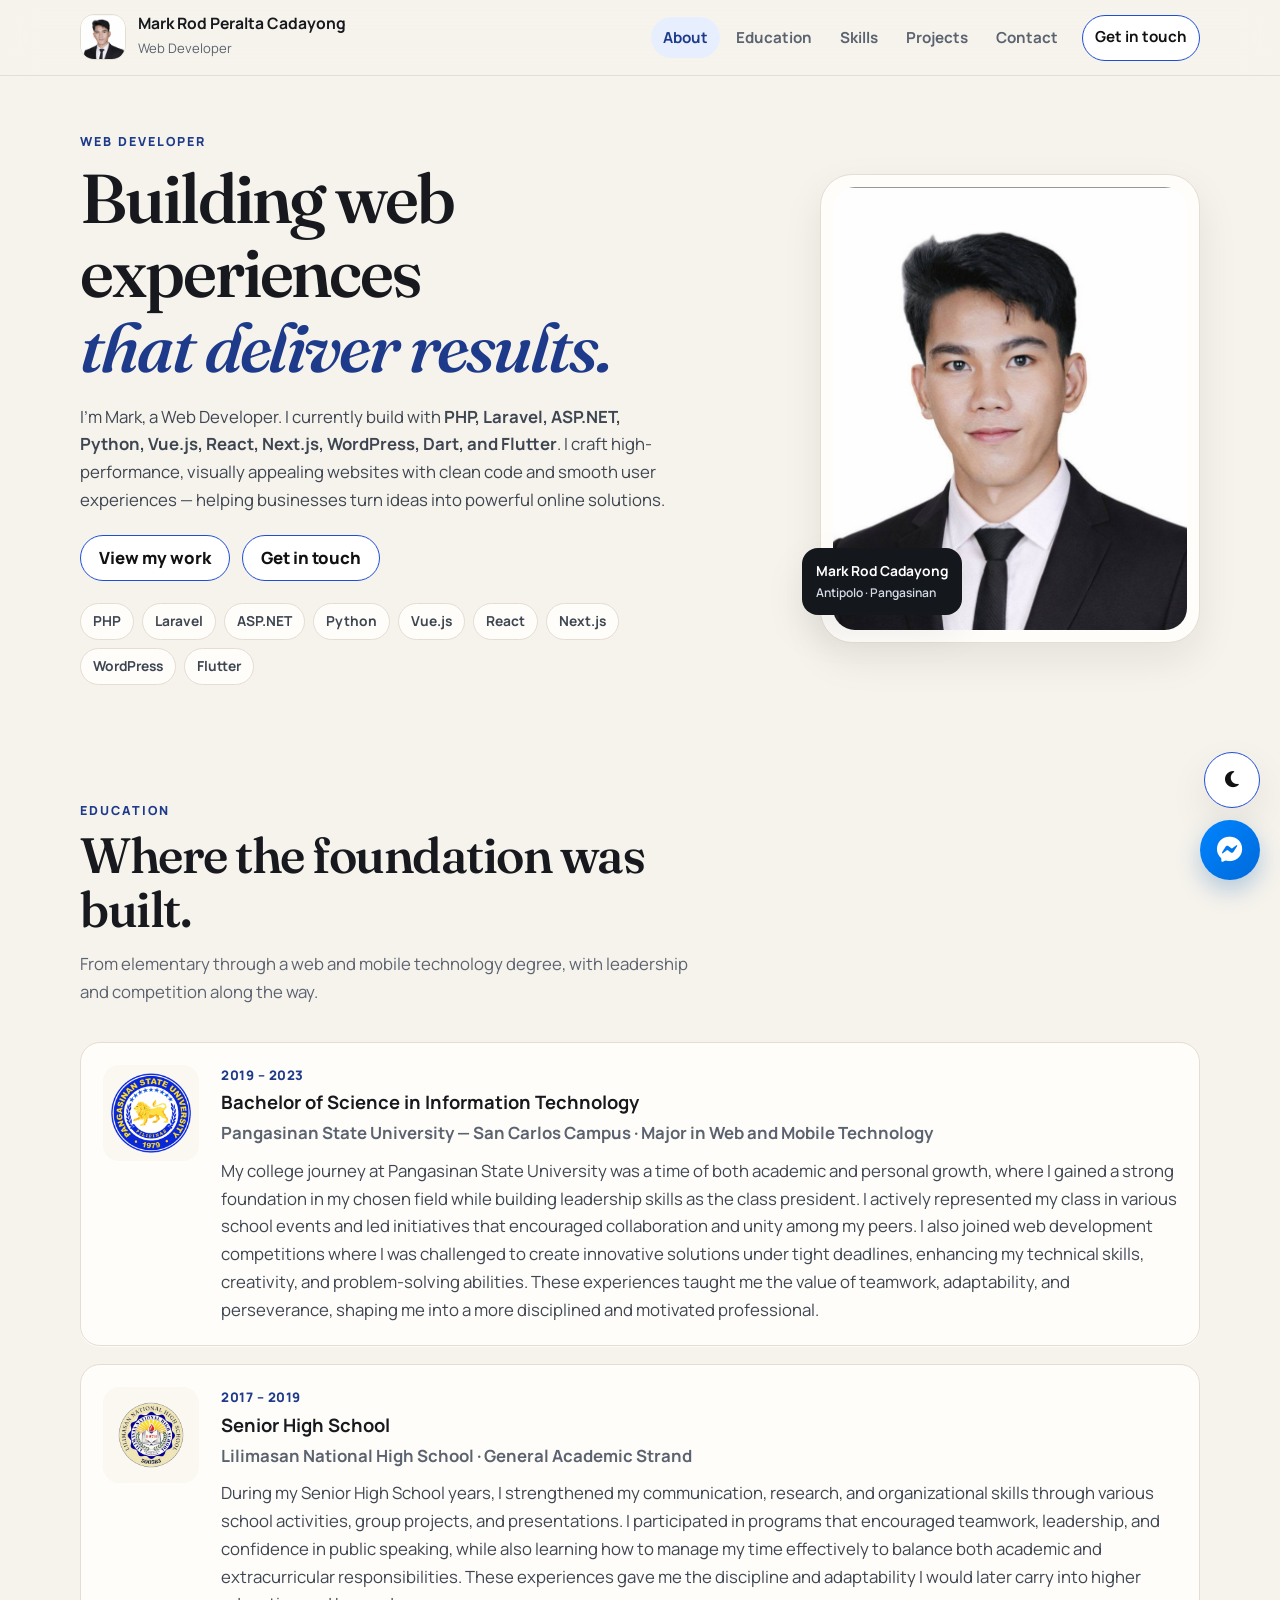
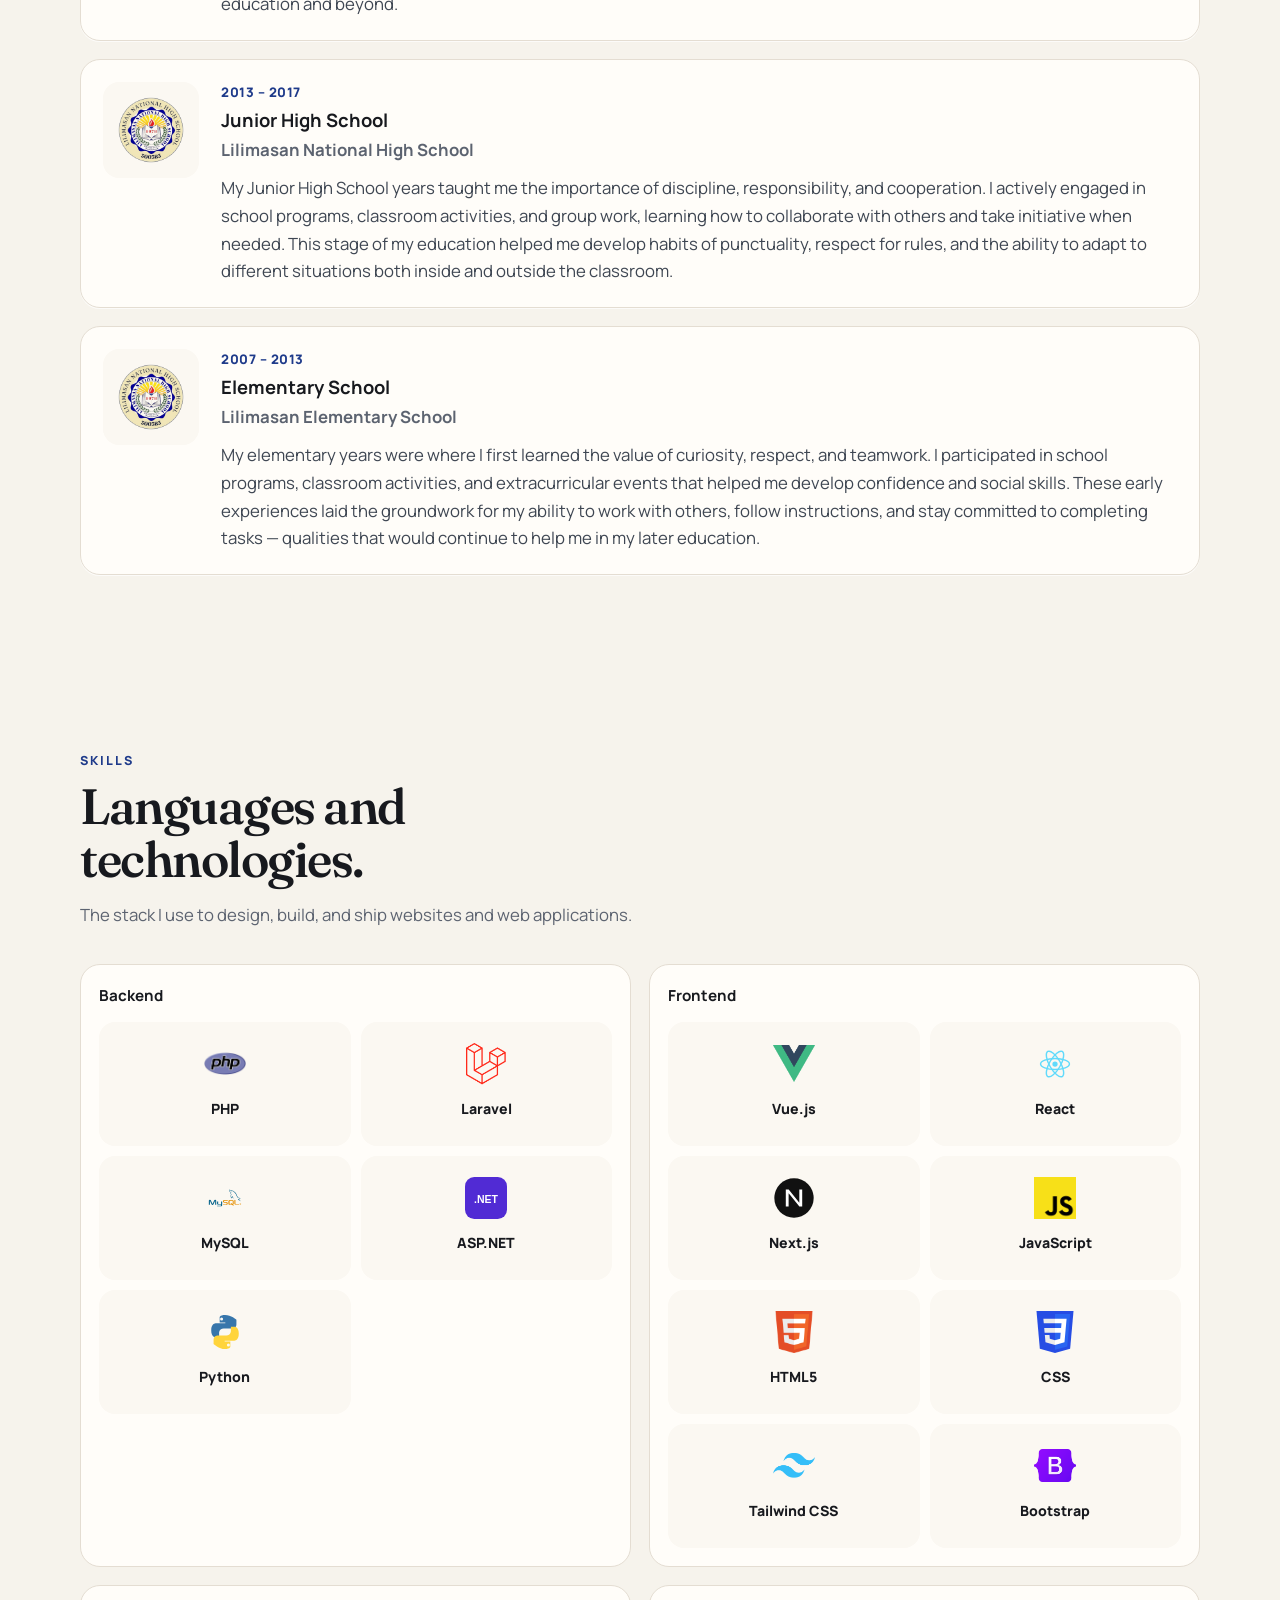
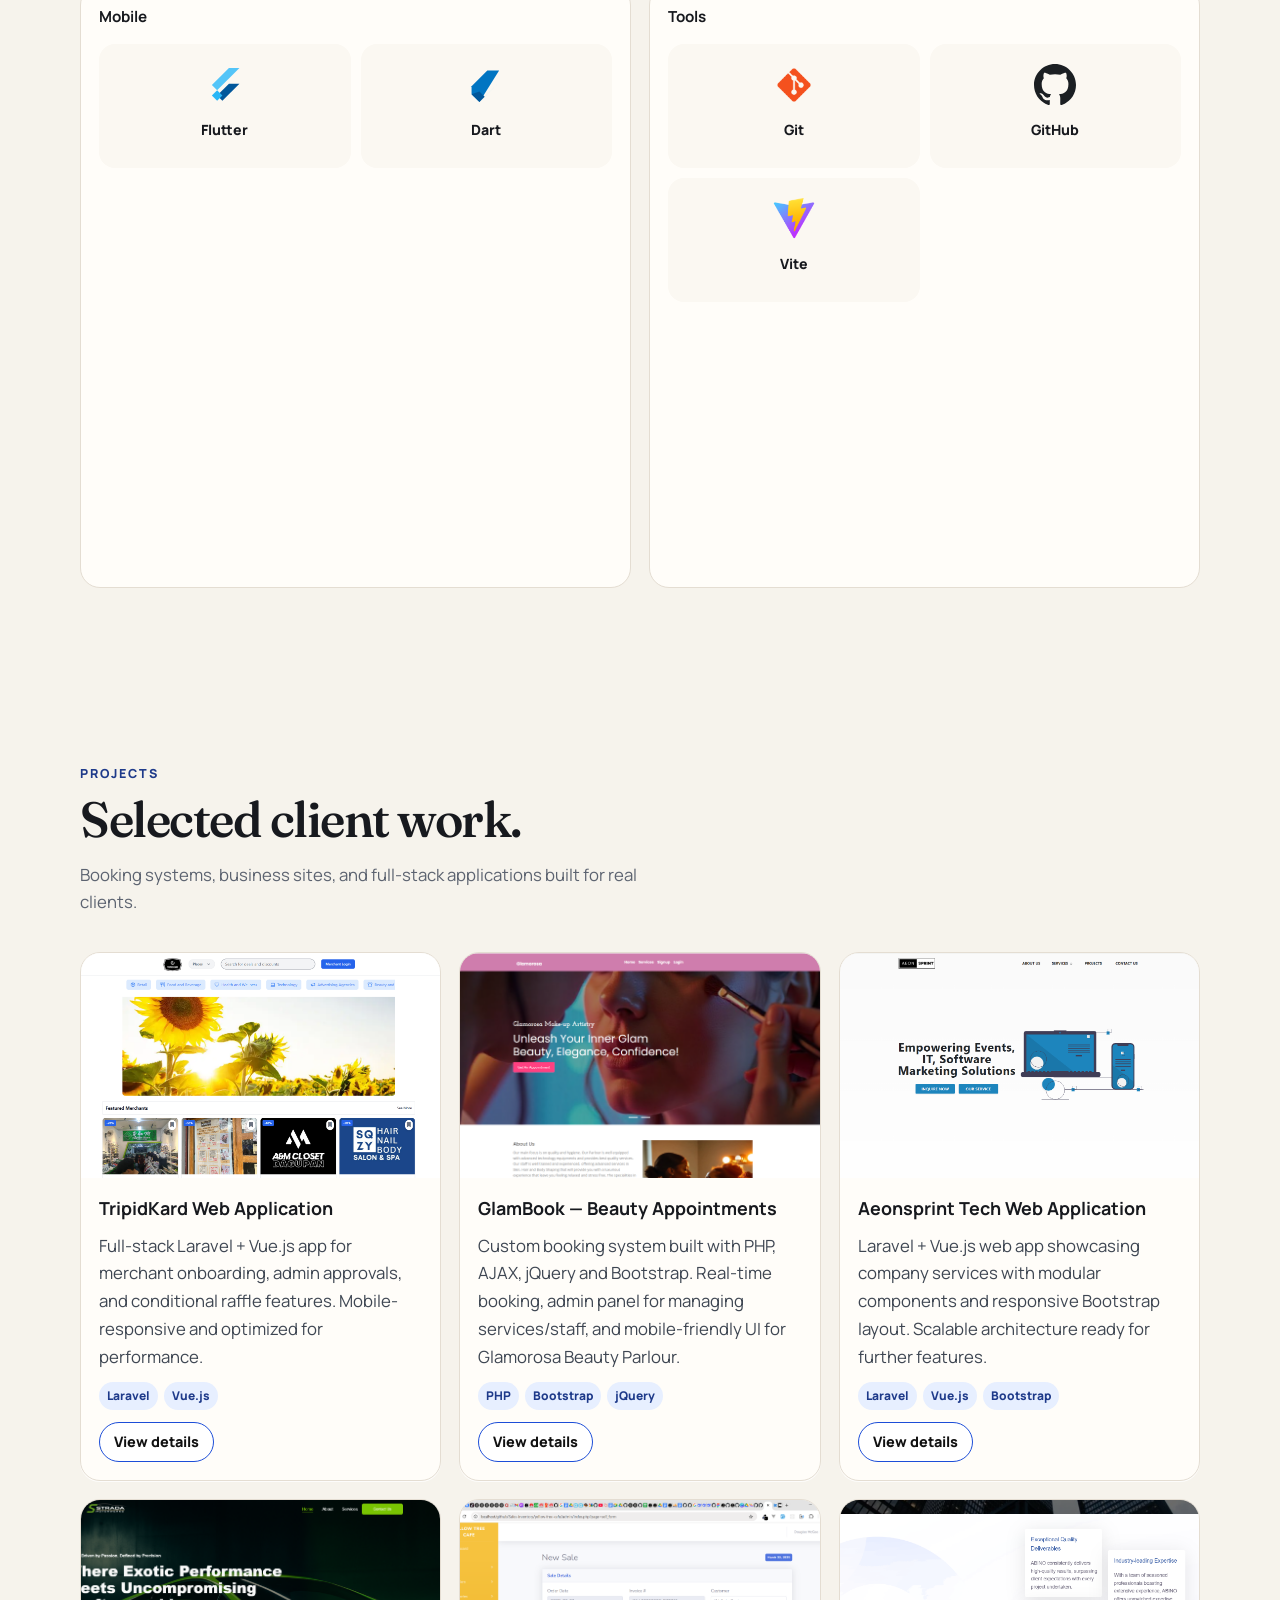
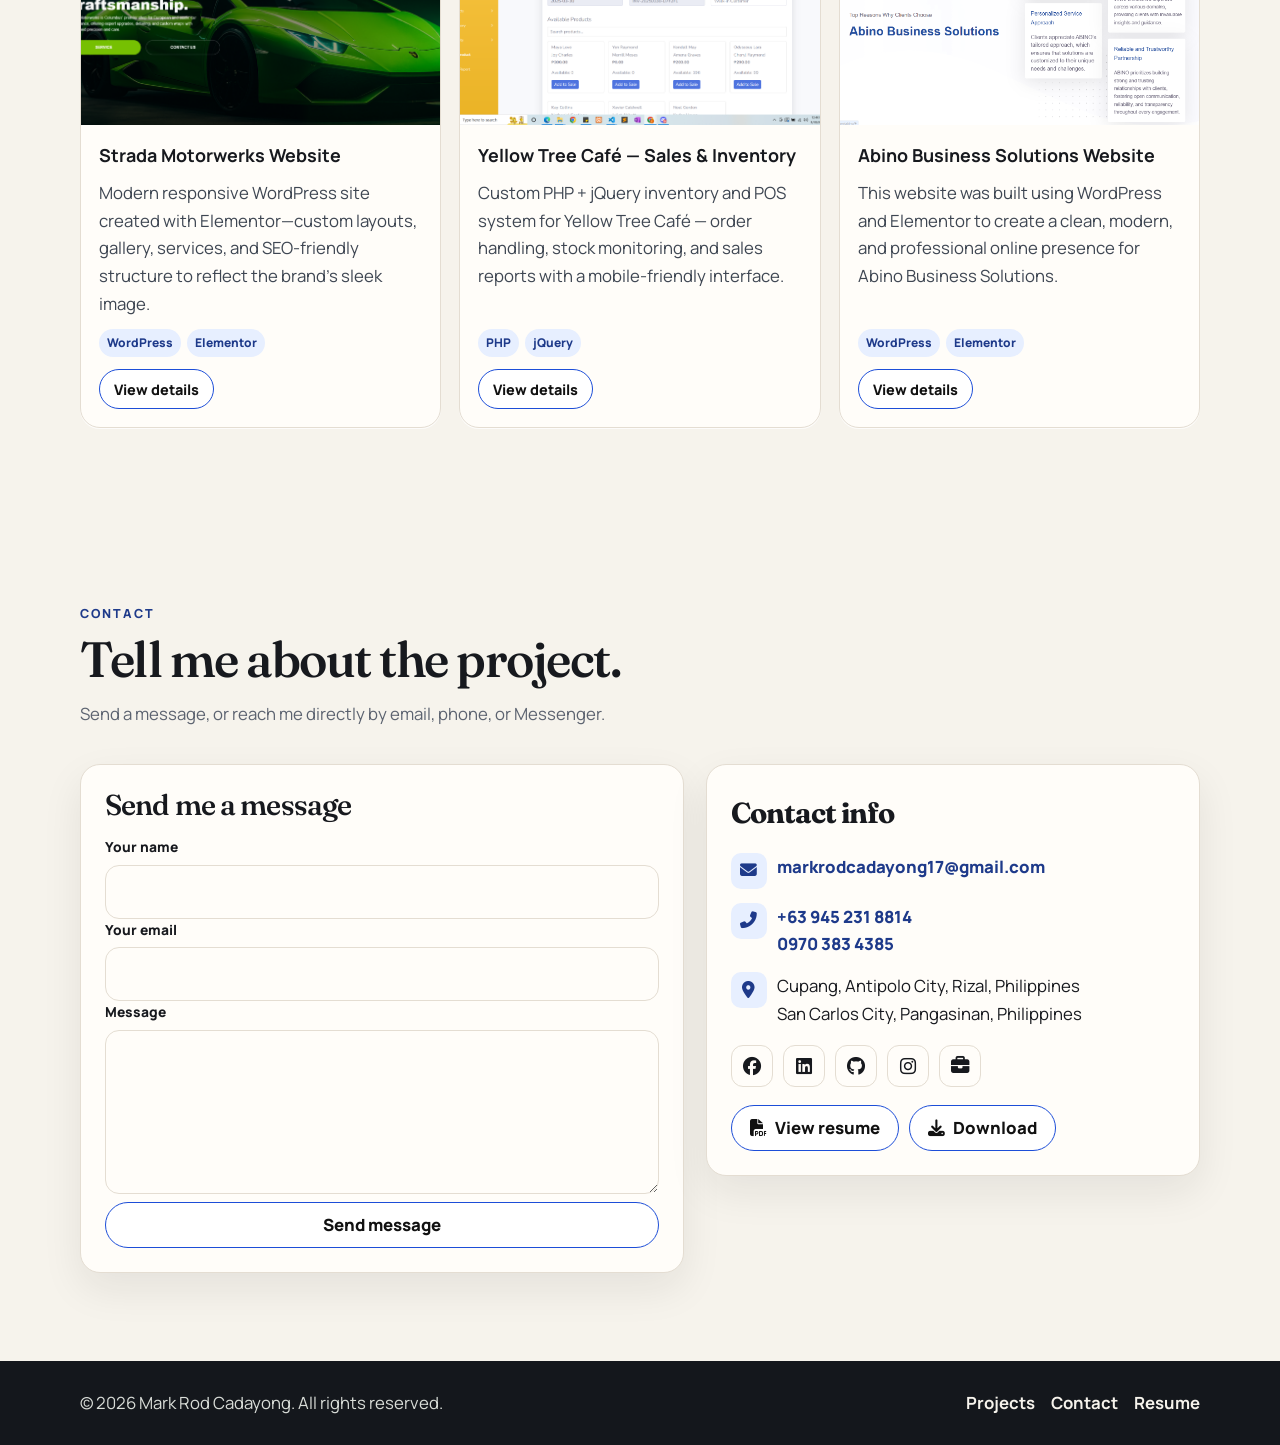
<file: index.html>
<!doctype html>
<html lang="en">

<head>
  <meta charset="utf-8" />
  <meta name="viewport" content="width=device-width, initial-scale=1" />
  <meta name="description"
    content="Portfolio of Mark Rod Peralta Cadayong, a web developer working with PHP, Laravel, ASP.NET, Python, Vue.js, React, Next.js, WordPress, Dart, and Flutter." />
  <meta name="theme-color" content="#f6f3ec" />
  <title>Mark Rod Peralta Cadayong — Web Developer</title>
  <script>
    (function () {
      var stored = localStorage.getItem("theme");
      var theme = stored === "dark" || stored === "light"
        ? stored
        : (window.matchMedia("(prefers-color-scheme: dark)").matches ? "dark" : "light");
      document.documentElement.setAttribute("data-theme", theme);
      document.documentElement.classList.add("js");
    })();
  </script>
  <link rel="icon" href="./images/my-picture.jpeg" />
  <link rel="preconnect" href="https://fonts.googleapis.com" />
  <link rel="preconnect" href="https://fonts.gstatic.com" crossorigin />
  <link
    href="https://fonts.googleapis.com/css2?family=Fraunces:ital,opsz,wght@0,9..144,560;1,9..144,560&family=Manrope:wght@500;700;800&display=swap"
    rel="stylesheet" />
  <link rel="stylesheet" href="https://cdnjs.cloudflare.com/ajax/libs/font-awesome/6.4.0/css/all.min.css" />
  <link rel="stylesheet" href="css/style.css" />
</head>

<body>
  <a class="skip-link" href="#about">Skip to content</a>

  <header class="site-header">
    <div class="container header-inner">
      <a class="brand" href="#about">
        <img src="./images/my-picture.jpeg" alt="" />
        <span>
          <strong>
            <span class="name-full">Mark Rod Peralta Cadayong</span>
            <span class="name-short">Mark Cadayong</span>
          </strong>
          <small>Web Developer</small>
        </span>
      </a>

      <div class="header-end">
      <button class="menu-toggle" type="button" aria-expanded="false" aria-controls="site-nav">
        <span class="sr-only">Open menu</span>
        <span class="bars" aria-hidden="true"></span>
      </button>

      <nav id="site-nav" class="site-nav" aria-label="Primary">
        <a class="nav-link" href="#about">About</a>
        <a class="nav-link" href="#education">Education</a>
        <a class="nav-link" href="#skills">Skills</a>
        <a class="nav-link" href="#projects">Projects</a>
        <a class="nav-link" href="#contact">Contact</a>
        <a class="btn btn-primary nav-cta" href="#contact">Get in touch</a>
      </nav>
      </div>
    </div>
  </header>

  <main>
    <section id="about" class="hero">
      <div class="container hero-grid">
        <div>
          <p class="eyebrow">Web developer</p>
          <h1 class="hero-title">
            Building web experiences
            <span>that deliver results.</span>
          </h1>
          <p class="hero-copy">
            I'm Mark, a Web Developer. I currently build with
            <strong>PHP, Laravel, ASP.NET, Python, Vue.js, React, Next.js, WordPress, Dart, and Flutter</strong>.
            I craft high-performance, visually appealing websites with clean code and smooth user experiences — helping
            businesses turn ideas into powerful online solutions.
          </p>
          <div class="hero-actions">
            <a class="btn btn-primary" href="#projects">View my work</a>
            <a class="btn btn-ghost" href="#contact">Get in touch</a>
          </div>
          <ul class="hero-tags" aria-label="Core technologies">
            <li>PHP</li>
            <li>Laravel</li>
            <li>ASP.NET</li>
            <li>Python</li>
            <li>Vue.js</li>
            <li>React</li>
            <li>Next.js</li>
            <li>WordPress</li>
            <li>Flutter</li>
          </ul>
        </div>

        <div class="portrait-wrap">
          <div class="portrait-frame">
            <img src="./images/my-picture.jpeg" alt="Portrait of Mark Rod Peralta Cadayong" fetchpriority="high" />
          </div>
          <p class="portrait-note">
            Mark Rod Cadayong
            <span>Antipolo · Pangasinan</span>
          </p>
        </div>
      </div>
    </section>

    <section id="education" class="section reveal">
      <div class="container">
        <div class="section-head">
          <p class="eyebrow">Education</p>
          <h2>Where the foundation was built.</h2>
          <p class="lede">From elementary through a web and mobile technology degree, with leadership and competition along the way.</p>
        </div>

        <ol class="timeline">
          <li>
            <article class="timeline-card">
              <img src="./images/psu-logo.png" alt="Pangasinan State University logo" />
              <div>
                <p class="when">2019 – 2023</p>
                <h3>Bachelor of Science in Information Technology</h3>
                <p class="where">Pangasinan State University — San Carlos Campus · Major in Web and Mobile Technology</p>
                <p>
                  My college journey at Pangasinan State University was a time of both academic and personal growth, where I
                  gained a strong foundation in my chosen field while building leadership skills as the class president. I
                  actively represented my class in various school events and led initiatives that encouraged collaboration and
                  unity among my peers. I also joined web development competitions where I was challenged to create innovative
                  solutions under tight deadlines, enhancing my technical skills, creativity, and problem-solving abilities.
                  These experiences taught me the value of teamwork, adaptability, and perseverance, shaping me into a more
                  disciplined and motivated professional.
                </p>
              </div>
            </article>
          </li>
          <li>
            <article class="timeline-card">
              <img src="./images/lilimasan-high-school-logo.png" alt="Lilimasan National High School logo" />
              <div>
                <p class="when">2017 – 2019</p>
                <h3>Senior High School</h3>
                <p class="where">Lilimasan National High School · General Academic Strand</p>
                <p>
                  During my Senior High School years, I strengthened my communication, research, and organizational skills
                  through various school activities, group projects, and presentations. I participated in programs that
                  encouraged teamwork, leadership, and confidence in public speaking, while also learning how to manage my time
                  effectively to balance both academic and extracurricular responsibilities. These experiences gave me the
                  discipline and adaptability I would later carry into higher education and beyond.
                </p>
              </div>
            </article>
          </li>
          <li>
            <article class="timeline-card">
              <img src="./images/lilimasan-high-school-logo.png" alt="Lilimasan National High School logo" />
              <div>
                <p class="when">2013 – 2017</p>
                <h3>Junior High School</h3>
                <p class="where">Lilimasan National High School</p>
                <p>
                  My Junior High School years taught me the importance of discipline, responsibility, and cooperation. I
                  actively engaged in school programs, classroom activities, and group work, learning how to collaborate with
                  others and take initiative when needed. This stage of my education helped me develop habits of punctuality,
                  respect for rules, and the ability to adapt to different situations both inside and outside the classroom.
                </p>
              </div>
            </article>
          </li>
          <li>
            <article class="timeline-card">
              <img src="./images/lilimasan-high-school-logo.png" alt="Lilimasan Elementary School logo" />
              <div>
                <p class="when">2007 – 2013</p>
                <h3>Elementary School</h3>
                <p class="where">Lilimasan Elementary School</p>
                <p>
                  My elementary years were where I first learned the value of curiosity, respect, and teamwork. I participated
                  in school programs, classroom activities, and extracurricular events that helped me develop confidence and
                  social skills. These early experiences laid the groundwork for my ability to work with others, follow
                  instructions, and stay committed to completing tasks — qualities that would continue to help me in my later
                  education.
                </p>
              </div>
            </article>
          </li>
        </ol>
      </div>
    </section>

    <section id="skills" class="section reveal">
      <div class="container">
        <div class="section-head">
          <p class="eyebrow">Skills</p>
          <h2>Languages and technologies.</h2>
          <p class="lede">The stack I use to design, build, and ship websites and web applications.</p>
        </div>

        <div class="skill-groups">
          <section class="skill-group" aria-labelledby="skills-backend">
            <h3 id="skills-backend">Backend</h3>
            <div class="skill-grid">
              <article class="skill">
                <img src="./images/skills/php.png" alt="" />
                <span>PHP</span>
              </article>
              <article class="skill">
                <img src="./images/skills/laravel.png" alt="" />
                <span>Laravel</span>
              </article>
              <article class="skill">
                <img src="./images/skills/mysql.svg" alt="" />
                <span>MySQL</span>
              </article>
              <article class="skill">
                <img src="./images/skills/aspnet.svg" alt="" />
                <span>ASP.NET</span>
              </article>
              <article class="skill">
                <img src="./images/skills/python.svg" alt="" />
                <span>Python</span>
              </article>
            </div>
          </section>

          <section class="skill-group" aria-labelledby="skills-frontend">
            <h3 id="skills-frontend">Frontend</h3>
            <div class="skill-grid">
              <article class="skill">
                <img src="./images/skills/vue.png" alt="" />
                <span>Vue.js</span>
              </article>
              <article class="skill">
                <img src="./images/skills/react.svg" alt="" />
                <span>React</span>
              </article>
              <article class="skill">
                <img src="./images/skills/nextjs.svg" alt="" />
                <span>Next.js</span>
              </article>
              <article class="skill">
                <img src="./images/skills/javascript.png" alt="" />
                <span>JavaScript</span>
              </article>
              <article class="skill">
                <img src="./images/skills/html.png" alt="" />
                <span>HTML5</span>
              </article>
              <article class="skill">
                <img src="./images/skills/css.svg" alt="" />
                <span>CSS</span>
              </article>
              <article class="skill">
                <img src="./images/skills/tailwind.png" alt="" />
                <span>Tailwind CSS</span>
              </article>
              <article class="skill">
                <img src="./images/skills/boostrap.png" alt="" />
                <span>Bootstrap</span>
              </article>
            </div>
          </section>

          <section class="skill-group" aria-labelledby="skills-mobile">
            <h3 id="skills-mobile">Mobile</h3>
            <div class="skill-grid">
              <article class="skill">
                <img src="./images/skills/flutter.svg" alt="" />
                <span>Flutter</span>
              </article>
              <article class="skill">
                <img src="./images/skills/dart.svg" alt="" />
                <span>Dart</span>
              </article>
            </div>
          </section>

          <section class="skill-group" aria-labelledby="skills-tools">
            <h3 id="skills-tools">Tools</h3>
            <div class="skill-grid">
              <article class="skill">
                <img src="./images/skills/git.png" alt="" />
                <span>Git</span>
              </article>
              <article class="skill">
                <img src="./images/skills/github.svg" alt="" />
                <span>GitHub</span>
              </article>
              <article class="skill">
                <img src="./images/skills/vite.png" alt="" />
                <span>Vite</span>
              </article>
            </div>
          </section>
        </div>
      </div>
    </section>

    <section id="projects" class="section reveal">
      <div class="container">
        <div class="section-head">
          <p class="eyebrow">Projects</p>
          <h2>Selected client work.</h2>
          <p class="lede">Booking systems, business sites, and full-stack applications built for real clients.</p>
        </div>

        <div class="project-grid">
          <article class="project">
            <img src="./images/projects/tripidkard.png" alt="TripidKard web application" loading="lazy" />
            <div class="project-body">
              <h3>TripidKard Web Application</h3>
              <p>
                Full-stack Laravel + Vue.js app for merchant onboarding, admin approvals, and conditional raffle features.
                Mobile-responsive and optimized for performance.
              </p>
              <ul class="tags" aria-label="Technologies">
                <li>Laravel</li>
                <li>Vue.js</li>
              </ul>
              <button class="btn btn-primary js-project-details" type="button" data-title="TripidKard Web Application" data-summary="Full-stack Laravel + Vue.js app for merchant onboarding, admin approvals, and conditional raffle features. Mobile-responsive and optimized for performance." data-image="./images/projects/tripidkard.png" data-alt="TripidKard web application" data-tags="Laravel,Vue.js" data-page="./projects/tripidkard.html">
                View details
              </button>
            </div>
          </article>

          <article class="project">
            <img src="./images/projects/appointment.png" alt="GlamBook beauty appointment system" loading="lazy" />
            <div class="project-body">
              <h3>GlamBook — Beauty Appointments</h3>
              <p>
                Custom booking system built with PHP, AJAX, jQuery and Bootstrap. Real-time booking, admin panel for
                managing services/staff, and mobile-friendly UI for Glamorosa Beauty Parlour.
              </p>
              <ul class="tags" aria-label="Technologies">
                <li>PHP</li>
                <li>Bootstrap</li>
                <li>jQuery</li>
              </ul>
              <button class="btn btn-primary js-project-details" type="button" data-title="GlamBook — Beauty Appointments" data-summary="Custom booking system built with PHP, AJAX, jQuery and Bootstrap. Real-time booking, admin panel for managing services/staff, and mobile-friendly UI for Glamorosa Beauty Parlour." data-image="./images/projects/appointment.png" data-alt="GlamBook beauty appointment system" data-tags="PHP,Bootstrap,jQuery" data-page="./projects/glambook.html">
                View details
              </button>
            </div>
          </article>

          <article class="project">
            <img src="./images/projects/aeon.png" alt="Aeonsprint Tech web application" loading="lazy" />
            <div class="project-body">
              <h3>Aeonsprint Tech Web Application</h3>
              <p>
                Laravel + Vue.js web app showcasing company services with modular components and responsive Bootstrap
                layout. Scalable architecture ready for further features.
              </p>
              <ul class="tags" aria-label="Technologies">
                <li>Laravel</li>
                <li>Vue.js</li>
                <li>Bootstrap</li>
              </ul>
              <button class="btn btn-primary js-project-details" type="button" data-title="Aeonsprint Tech Web Application" data-summary="Laravel + Vue.js web app showcasing company services with modular components and responsive Bootstrap layout. Scalable architecture ready for further features." data-image="./images/projects/aeon.png" data-alt="Aeonsprint Tech web application" data-tags="Laravel,Vue.js,Bootstrap" data-page="./projects/aeonsprint.html">
                View details
              </button>
            </div>
          </article>

          <article class="project">
            <img src="./images/projects/astrada.png" alt="Strada Motorwerks website" loading="lazy" />
            <div class="project-body">
              <h3>Strada Motorwerks Website</h3>
              <p>
                Modern responsive WordPress site created with Elementor—custom layouts, gallery, services, and SEO-friendly
                structure to reflect the brand's sleek image.
              </p>
              <ul class="tags" aria-label="Technologies">
                <li>WordPress</li>
                <li>Elementor</li>
              </ul>
              <button class="btn btn-primary js-project-details" type="button" data-title="Strada Motorwerks Website" data-summary="Modern responsive WordPress site created with Elementor—custom layouts, gallery, services, and SEO-friendly structure to reflect the brand's sleek image." data-image="./images/projects/astrada.png" data-alt="Strada Motorwerks website" data-tags="WordPress,Elementor" data-page="./projects/strada-motorwerks.html">
                View details
              </button>
            </div>
          </article>

          <article class="project">
            <img src="./images/projects/yellow.png" alt="Yellow Tree Café inventory system" loading="lazy" />
            <div class="project-body">
              <h3>Yellow Tree Café — Sales &amp; Inventory</h3>
              <p>
                Custom PHP + jQuery inventory and POS system for Yellow Tree Café — order handling, stock monitoring, and
                sales reports with a mobile-friendly interface.
              </p>
              <ul class="tags" aria-label="Technologies">
                <li>PHP</li>
                <li>jQuery</li>
              </ul>
              <button class="btn btn-primary js-project-details" type="button" data-title="Yellow Tree Café — Sales &amp; Inventory" data-summary="Custom PHP + jQuery inventory and POS system for Yellow Tree Café — order handling, stock monitoring, and sales reports with a mobile-friendly interface." data-image="./images/projects/yellow.png" data-alt="Yellow Tree Café inventory system" data-tags="PHP,jQuery" data-page="./projects/yellow-tree-cafe.html">
                View details
              </button>
            </div>
          </article>

          <article class="project">
            <img src="./images/projects/abino.png" alt="Abino Business Solutions website" loading="lazy" />
            <div class="project-body">
              <h3>Abino Business Solutions Website</h3>
              <p>
                This website was built using WordPress and Elementor to create a clean, modern, and professional online
                presence for Abino Business Solutions.
              </p>
              <ul class="tags" aria-label="Technologies">
                <li>WordPress</li>
                <li>Elementor</li>
              </ul>
              <button class="btn btn-primary js-project-details" type="button" data-title="Abino Business Solutions Website" data-summary="This website was built using WordPress and Elementor to create a clean, modern, and professional online presence for Abino Business Solutions." data-image="./images/projects/abino.png" data-alt="Abino Business Solutions website" data-tags="WordPress,Elementor" data-page="./projects/abino.html">
                View details
              </button>
            </div>
          </article>
        </div>
      </div>
    </section>

    <section id="contact" class="section reveal">
      <div class="container">
        <div class="section-head">
          <p class="eyebrow">Contact</p>
          <h2>Tell me about the project.</h2>
          <p class="lede">Send a message, or reach me directly by email, phone, or Messenger.</p>
        </div>

        <div class="contact-layout">
          <form class="contact-card" action="https://formspree.io/f/myzplnkw" method="POST">
            <h2>Send me a message</h2>
            <label class="field">
              <span>Your name</span>
              <input type="text" name="name" autocomplete="name" required />
            </label>
            <label class="field">
              <span>Your email</span>
              <input type="email" name="_replyto" autocomplete="email" required />
            </label>
            <label class="field">
              <span>Message</span>
              <textarea name="message" rows="5" required></textarea>
            </label>
            <button class="btn btn-primary" type="submit">Send message</button>
          </form>

          <aside class="info-card">
            <h3>Contact info</h3>
            <dl class="info-list">
              <div>
                <dt><i class="fas fa-envelope" aria-hidden="true"></i><span class="sr-only">Email</span></dt>
                <dd><a href="mailto:markrodcadayong17@gmail.com">markrodcadayong17@gmail.com</a></dd>
              </div>
              <div>
                <dt><i class="fas fa-phone-alt" aria-hidden="true"></i><span class="sr-only">Phone</span></dt>
                <dd>
                  <a href="tel:+639452318814">+63 945 231 8814</a><br />
                  <a href="tel:+639703834385">0970 383 4385</a>
                </dd>
              </div>
              <div>
                <dt><i class="fas fa-map-marker-alt" aria-hidden="true"></i><span class="sr-only">Locations</span></dt>
                <dd>
                  Cupang, Antipolo City, Rizal, Philippines<br />
                  San Carlos City, Pangasinan, Philippines
                </dd>
              </div>
            </dl>

            <div class="socials" aria-label="Social profiles">
              <a href="https://www.facebook.com/mrcmrkrd/" target="_blank" rel="noopener noreferrer" aria-label="Facebook"><i class="fab fa-facebook" aria-hidden="true"></i></a>
              <a href="https://linkedin.com/in/mark-rod-cadayong-08a815193/" target="_blank" rel="noopener noreferrer" aria-label="LinkedIn"><i class="fab fa-linkedin" aria-hidden="true"></i></a>
              <a href="https://github.com/markrod1029" target="_blank" rel="noopener noreferrer" aria-label="GitHub"><i class="fab fa-github" aria-hidden="true"></i></a>
              <a href="https://instagram.com/mrk.rhd/" target="_blank" rel="noopener noreferrer" aria-label="Instagram"><i class="fab fa-instagram" aria-hidden="true"></i></a>
              <a href="https://www.upwork.com/freelancers/~0154037f742efd6679" target="_blank" rel="noopener noreferrer" aria-label="Upwork"><i class="fas fa-briefcase" aria-hidden="true"></i></a>
            </div>

            <div class="resume-actions">
              <a class="btn btn-primary" href="markRodResume.pdf" target="_blank" rel="noopener noreferrer">
                <i class="fas fa-file-pdf" aria-hidden="true"></i> View resume
              </a>
              <a class="btn btn-ghost" href="markRodResume.pdf" download>
                <i class="fas fa-download" aria-hidden="true"></i> Download
              </a>
            </div>
          </aside>
        </div>
      </div>
    </section>
  </main>

  <footer class="site-footer">
    <div class="container footer-inner">
      <p>© <span id="year">2026</span> Mark Rod Cadayong. All rights reserved.</p>
      <div class="footer-links">
        <a href="#projects">Projects</a>
        <a href="#contact">Contact</a>
        <a href="markRodResume.pdf" download>Resume</a>
      </div>
    </div>
  </footer>

  <button class="theme-toggle" type="button" aria-pressed="false" aria-label="Switch to dark mode">
    <i class="fas fa-moon" aria-hidden="true"></i>
    <span class="theme-toggle-label">Dark</span>
  </button>

  <div id="messenger-trigger" role="button" tabindex="0" aria-label="Open chat">
    <i class="fab fa-facebook-messenger" aria-hidden="true"></i>
    <div class="chat-notification" id="message-notification">1</div>
  </div>

  <div class="messenger-popup" id="messenger-popup" role="dialog" aria-label="Chat" hidden>
    <div class="messenger-header">
      <img src="./images/my-picture.jpeg" alt="" />
      <div>
        <h4 id="chat-title">Chat</h4>
        <p id="chat-status">Choose who you want to talk to</p>
      </div>
      <div class="close-chat" id="close-chat" role="button" tabindex="0" aria-label="Close chat">
        <i class="fas fa-times" aria-hidden="true"></i>
      </div>
    </div>

    <div class="chat-mode" id="chat-mode">
      <p>How do you want to talk?</p>
      <button class="chat-choice chat-choice-person" id="choose-person" type="button">
        <i class="fas fa-user" aria-hidden="true"></i>
        Chat with Mark
      </button>
      <button class="chat-choice chat-choice-bot" id="choose-bot" type="button">
        <i class="fas fa-robot" aria-hidden="true"></i>
        Chatbot only
      </button>
    </div>

    <div class="messenger-content" id="chat-log" hidden></div>

    <form class="chat-composer" id="chat-composer" hidden>
      <label class="chat-email-field" id="chat-email-field">
        <span class="sr-only">Your email</span>
        <input id="chat-email" type="email" name="email" autocomplete="email" placeholder="Your email so Mark can reply" />
      </label>
      <div class="chat-row">
        <label class="sr-only" for="chat-input">Message</label>
        <input id="chat-input" type="text" name="message" maxlength="500" placeholder="Type a message" autocomplete="off" />
        <button class="chat-send" type="submit">Send</button>
      </div>
      <button class="chat-switch" id="chat-switch" type="button">Switch</button>
    </form>
  </div>

  <div class="project-modal" id="project-modal" hidden>
    <div class="project-modal-backdrop" data-close-modal></div>
    <div class="project-modal-dialog" id="project-modal-dialog" role="dialog" aria-modal="true" aria-labelledby="project-modal-title">
      <button class="project-modal-close" type="button" data-close-modal aria-label="Close details">
        <i class="fas fa-times" aria-hidden="true"></i>
      </button>
      <img id="project-modal-image" alt="" />
      <div class="project-modal-body">
        <p class="eyebrow">Project</p>
        <h2 id="project-modal-title"></h2>
        <p id="project-modal-summary"></p>
        <ul class="tags" id="project-modal-tags" aria-label="Technologies"></ul>
        <div class="project-modal-actions">
          <a class="btn btn-primary" id="project-modal-page" href="./projects/tripidkard.html">Open full page</a>
          <button class="btn btn-ghost" type="button" data-close-modal>Close</button>
        </div>
      </div>
    </div>
  </div>

  <script src="js/theme.js"></script>
  <script src="js/chat.js"></script>
  <script>
    function initNavigation() {
      const toggle = document.querySelector(".menu-toggle");
      const nav = document.getElementById("site-nav");
      const label = toggle ? toggle.querySelector(".sr-only") : null;

      if (!(toggle instanceof HTMLButtonElement) || !(nav instanceof HTMLElement)) {
        return;
      }

      function setMenu(open) {
        toggle.setAttribute("aria-expanded", open ? "true" : "false");
        nav.classList.toggle("is-open", open);
        if (label) {
          label.textContent = open ? "Close menu" : "Open menu";
        }
      }

      toggle.addEventListener("click", function () {
        setMenu(toggle.getAttribute("aria-expanded") !== "true");
      });

      nav.querySelectorAll("a").forEach(function (link) {
        link.addEventListener("click", function () {
          setMenu(false);
        });
      });

      document.addEventListener("keydown", function (event) {
        if (event.key === "Escape") {
          setMenu(false);
        }
      });
    }

    function initSectionHighlight() {
      const links = document.querySelectorAll(".nav-link");
      const sections = document.querySelectorAll("main section[id]");

      if (links.length === 0 || sections.length === 0) {
        return;
      }

      const observer = new IntersectionObserver(function (entries) {
        entries.forEach(function (entry) {
          if (!entry.isIntersecting) {
            return;
          }
          links.forEach(function (link) {
            const active = link.getAttribute("href") === "#" + entry.target.id;
            if (active) {
              link.setAttribute("aria-current", "page");
            } else {
              link.removeAttribute("aria-current");
            }
          });
        });
      }, { rootMargin: "-45% 0px -50% 0px", threshold: 0 });

      sections.forEach(function (section) {
        observer.observe(section);
      });
    }

    function initReveal() {
      const nodes = document.querySelectorAll(".reveal");
      if (nodes.length === 0 || !("IntersectionObserver" in window)) {
        nodes.forEach(function (node) {
          node.classList.add("is-visible");
        });
        return;
      }

      const observer = new IntersectionObserver(function (entries) {
        entries.forEach(function (entry) {
          if (entry.isIntersecting) {
            entry.target.classList.add("is-visible");
            observer.unobserve(entry.target);
          }
        });
      }, { threshold: 0.12 });

      nodes.forEach(function (node) {
        observer.observe(node);
      });
    }

    function initYear() {
      const year = document.getElementById("year");
      if (year) {
        year.textContent = String(new Date().getFullYear());
      }
    }

    function initProjectModal() {
      const modal = document.getElementById("project-modal");
      const dialog = document.getElementById("project-modal-dialog");
      const image = document.getElementById("project-modal-image");
      const title = document.getElementById("project-modal-title");
      const summary = document.getElementById("project-modal-summary");
      const tags = document.getElementById("project-modal-tags");
      const pageLink = document.getElementById("project-modal-page");

      if (!(modal instanceof HTMLElement) || !(dialog instanceof HTMLElement) || !(tags instanceof HTMLElement)) {
        return;
      }

      let lastFocus = null;

      function focusableItems() {
        return Array.from(dialog.querySelectorAll("a, button")).filter(function (item) {
          return item instanceof HTMLElement && !item.hasAttribute("disabled");
        });
      }

      function openModal(button) {
        const tagList = (button.getAttribute("data-tags") || "")
          .split(",")
          .map(function (tag) { return tag.trim(); })
          .filter(function (tag) { return tag.length > 0; });

        if (image instanceof HTMLImageElement) {
          image.src = button.getAttribute("data-image") || "";
          image.alt = button.getAttribute("data-alt") || "";
        }
        if (title) {
          title.textContent = button.getAttribute("data-title") || "";
        }
        if (summary) {
          summary.textContent = button.getAttribute("data-summary") || "";
        }
        if (pageLink instanceof HTMLAnchorElement) {
          pageLink.href = button.getAttribute("data-page") || "#projects";
        }

        tags.replaceChildren();
        tagList.forEach(function (tag) {
          const item = document.createElement("li");
          item.textContent = tag;
          tags.appendChild(item);
        });

        lastFocus = document.activeElement;
        modal.hidden = false;
        document.body.classList.add("modal-open");
        const closeButton = dialog.querySelector(".project-modal-close");
        if (closeButton instanceof HTMLElement) {
          closeButton.focus();
        }
      }

      function closeModal() {
        if (modal.hidden) {
          return;
        }
        modal.hidden = true;
        document.body.classList.remove("modal-open");
        if (lastFocus instanceof HTMLElement) {
          lastFocus.focus();
        }
      }

      document.querySelectorAll(".js-project-details").forEach(function (button) {
        button.addEventListener("click", function () {
          if (button instanceof HTMLButtonElement) {
            openModal(button);
          }
        });
      });

      modal.addEventListener("click", function (event) {
        const target = event.target;
        if (target instanceof Element && target.closest("[data-close-modal]")) {
          closeModal();
        }
      });

      document.addEventListener("keydown", function (event) {
        if (modal.hidden) {
          return;
        }
        if (event.key === "Escape") {
          closeModal();
          return;
        }
        if (event.key !== "Tab") {
          return;
        }
        const items = focusableItems();
        if (items.length === 0) {
          return;
        }
        const first = items[0];
        const last = items[items.length - 1];
        if (!(first instanceof HTMLElement) || !(last instanceof HTMLElement)) {
          return;
        }
        if (event.shiftKey && document.activeElement === first) {
          event.preventDefault();
          last.focus();
        } else if (!event.shiftKey && document.activeElement === last) {
          event.preventDefault();
          first.focus();
        }
      });
    }

    function initEqualSkillCards() {
      const groups = document.querySelector(".skill-groups");
      if (!(groups instanceof HTMLElement)) {
        return;
      }

      const cards = Array.from(groups.querySelectorAll(".skill-group")).filter(function (card) {
        return card instanceof HTMLElement;
      });
      const wideLayout = window.matchMedia("(min-width: 981px)");

      function equalize() {
        cards.forEach(function (card) {
          card.style.minHeight = "";
        });
        if (!wideLayout.matches) {
          return;
        }

        let tallest = 0;
        cards.forEach(function (card) {
          tallest = Math.max(tallest, card.offsetHeight);
        });
        cards.forEach(function (card) {
          card.style.minHeight = String(tallest) + "px";
        });
      }

      equalize();
      window.addEventListener("resize", equalize);
      window.addEventListener("load", equalize);
      if (document.fonts) {
        document.fonts.ready.then(equalize);
      }
    }

    initNavigation();
    initSectionHighlight();
    initReveal();
    initYear();
    initProjectModal();
    initEqualSkillCards();
  </script>
</body>

</html>
</file>
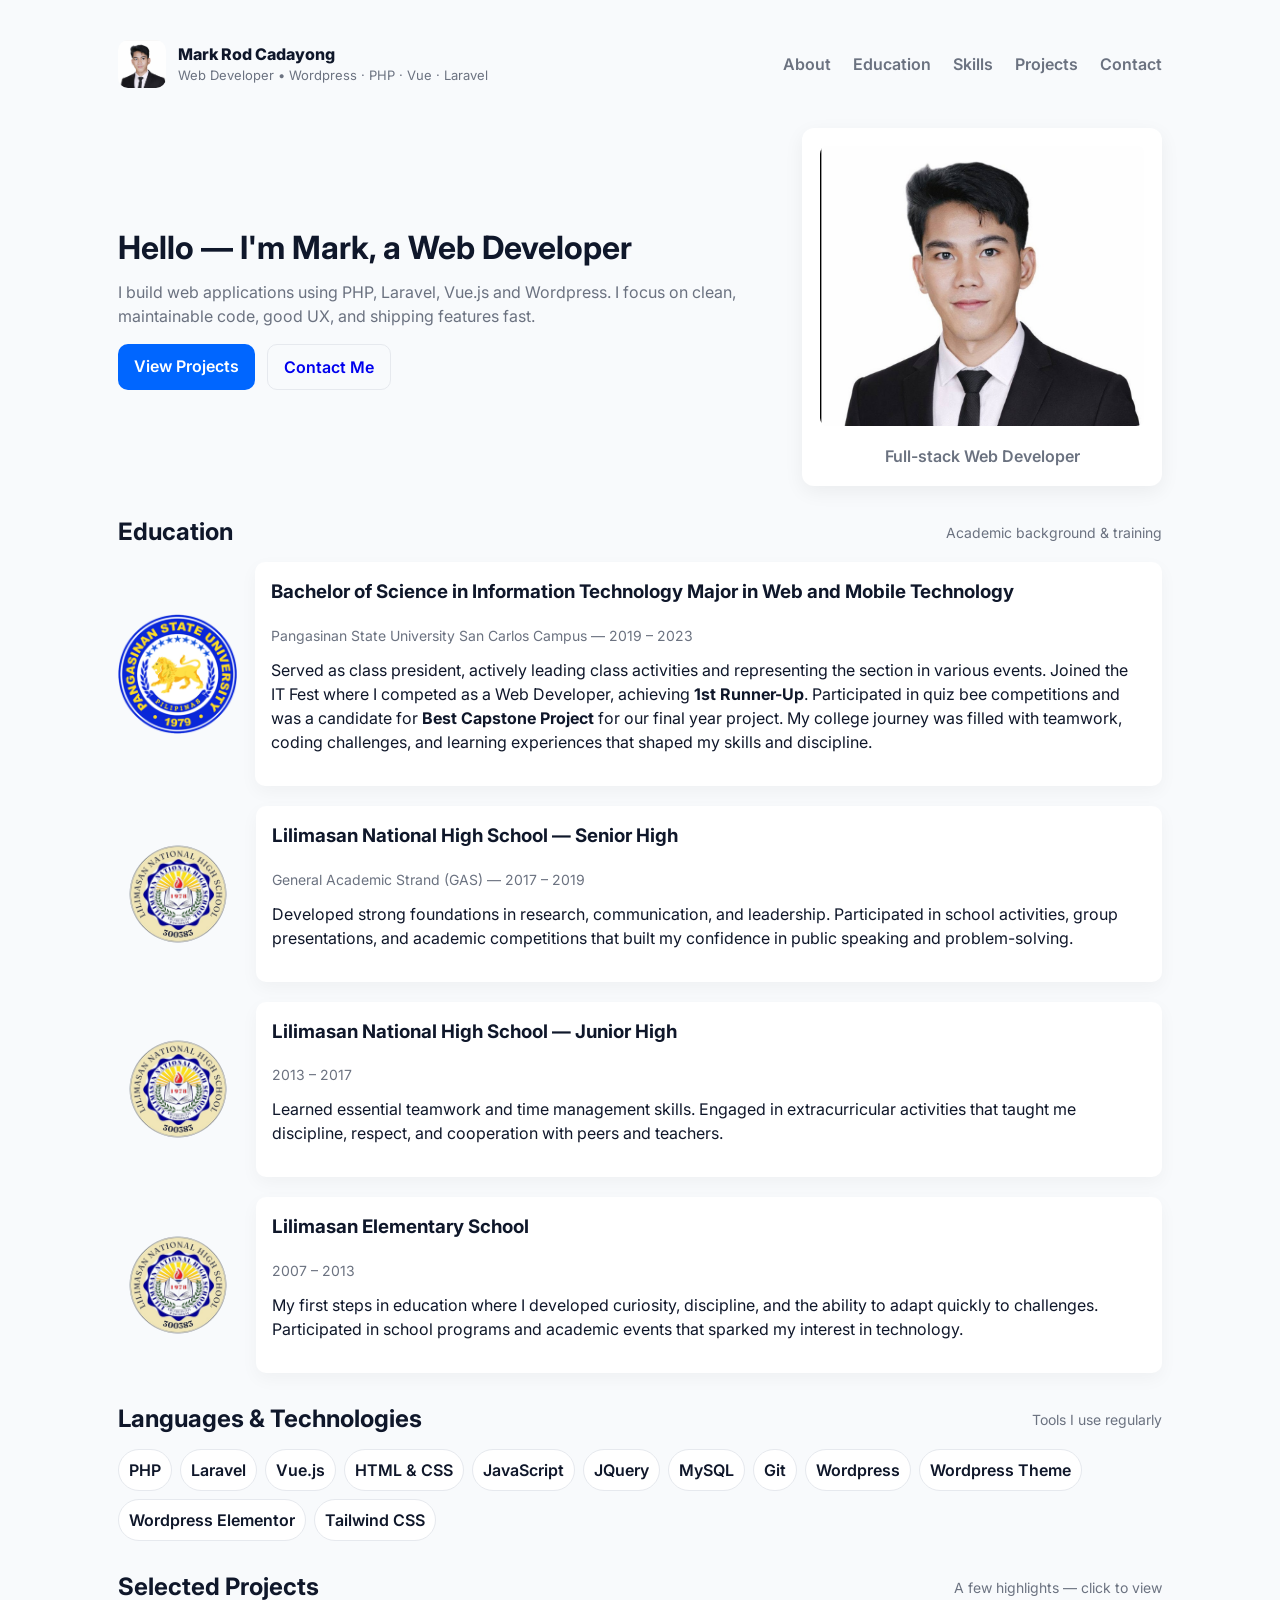
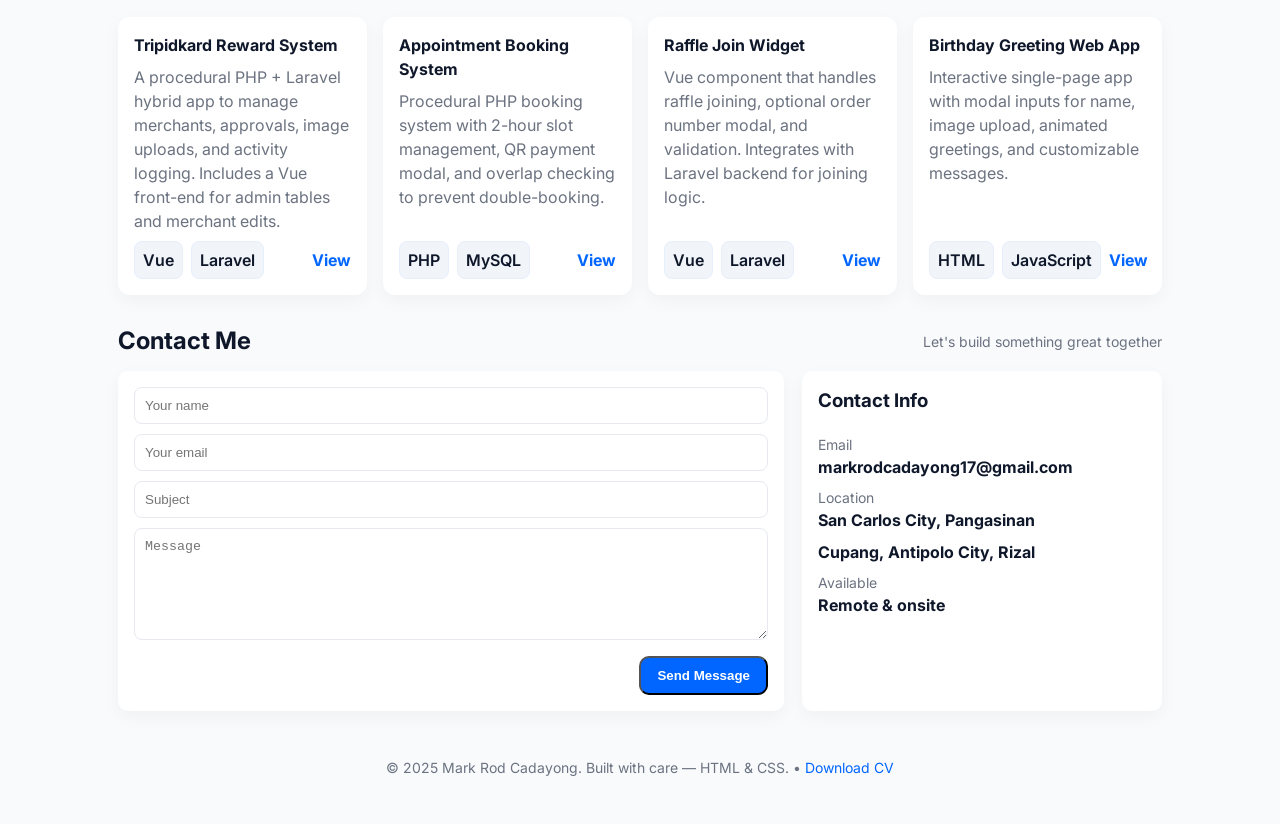
<file: fex-index.html>
<!doctype html>
<html lang="en">

<head>
  <meta charset="utf-8" />
  <meta name="viewport" content="width=device-width, initial-scale=1" />
  <title>Web Developer — Mark Rod Peralta Cadayong</title>
  <link href="https://fonts.googleapis.com/css2?family=Inter:wght@300;400;600;700;800&display=swap" rel="stylesheet">
  <style>
    html {
      scroll-behavior: smooth;
    }

    .fade-up {
      opacity: 0;
      transform: translateY(20px);
      transition: opacity 0.6s ease-out, transform 0.6s ease-out;
    }

    .fade-up.show {
      opacity: 1;
      transform: translateY(0);
    }

    .edu-img {
      width: 200px;
      height: 200px;
      object-fit: cover;
      border-radius: 0.75rem;
    }

    .edu {
      margin-bottom: 20px;

    }

    :root {
      --accent: #0066ff;
      --muted: #6b7280;
      --bg: #f8fafc;
      --card: #ffffff;
      font-family: 'Inter', system-ui, -apple-system, 'Segoe UI', Roboto, 'Helvetica Neue', Arial;
    }

    * {
      box-sizing: border-box
    }

    body {
      margin: 0;
      background: var(--bg);
      color: #0f172a;
      line-height: 1.5
    }

    .container {
      max-width: 1100px;
      margin: 0 auto;
      padding: 28px
    }

    /* Header */
    header {
      display: flex;
      align-items: center;
      justify-content: space-between;
      padding: 12px 0
    }

    .brand {
      display: flex;
      align-items: center;
      gap: 12px
    }

    .brand img {
      width: 48px;
      height: 48px;
      border-radius: 10px;
      object-fit: cover
    }

    nav a {
      margin-left: 18px;
      color: var(--muted);
      text-decoration: none;
      font-weight: 600
    }

    nav a:hover {
      color: var(--accent)
    }

    /* Banner */
    .hero {
      display: grid;
      grid-template-columns: 1fr 360px;
      gap: 28px;
      align-items: center;
      margin: 28px 0
    }

    .hero .intro h1 {
      font-size: 32px;
      margin: 0 0 8px
    }

    .hero .intro p {
      margin: 0 0 16px;
      color: var(--muted)
    }

    .cta {
      display: flex;
      gap: 12px
    }

    .btn {
      background: var(--accent);
      color: #fff;
      padding: 10px 16px;
      border-radius: 10px;
      text-decoration: none;
      font-weight: 600
    }

    .profile-card {
      background: var(--card);
      padding: 18px;
      border-radius: 12px;
      box-shadow: 0 6px 20px rgba(2, 6, 23, 0.06);
      text-align: center
    }

    .profile-card img {
      width: 100%;
      height: 280px;
      object-fit: cover;
      border-radius: 8px
    }

    .profile-card .role {
      margin-top: 12px;
      color: var(--muted);
      font-weight: 600
    }

    /* Sections */
    section {
      margin: 28px 0
    }

    .section-title {
      display: flex;
      align-items: center;
      justify-content: space-between;
      margin-bottom: 12px
    }

    .section-title h2 {
      margin: 0
    }

    /* Education */
    .edu {
      display: flex;
      gap: 18px;
      align-items: center
    }

    .edu img {
      width: 160px;
      height: 120px;
      object-fit: cover;
      border-radius: 8px
    }

    .edu .meta {
      background: var(--card);
      padding: 16px;
      border-radius: 10px;
      box-shadow: 0 6px 18px rgba(2, 6, 23, 0.04);
    }

    /* Skills */
    .chips {
      display: flex;
      flex-wrap: wrap;
      gap: 8px
    }

    .chip {
      background: #fff;
      padding: 8px 10px;
      border-radius: 999px;
      border: 1px solid #e6e9ee;
      font-weight: 600
    }

    /* Projects */
    .projects-grid {
      display: grid;
      grid-template-columns: repeat(auto-fit, minmax(240px, 1fr));
      gap: 16px
    }

    .project {
      background: var(--card);
      padding: 16px;
      border-radius: 12px;
      min-height: 160px;
      display: flex;
      flex-direction: column;
      gap: 8px;
      box-shadow: 0 6px 18px rgba(2, 6, 23, 0.04)
    }

    .project .title {
      font-weight: 700
    }

    .project .desc {
      color: var(--muted);
      flex: 1
    }

    .project .meta {
      display: flex;
      gap: 8px;
      align-items: center
    }

    .tag {
      padding: 6px 8px;
      border-radius: 8px;
      background: #f1f5f9;
      font-weight: 600;
      border: 1px solid #e6eefb
    }

    /* Contact */
    .contact {
      display: grid;
      grid-template-columns: 1fr 360px;
      gap: 18px
    }

    form {
      background: var(--card);
      padding: 16px;
      border-radius: 10px;
      box-shadow: 0 6px 18px rgba(2, 6, 23, 0.04)
    }

    input,
    textarea {
      width: 100%;
      padding: 10px;
      border-radius: 8px;
      border: 1px solid #e6e9ee;
      margin-bottom: 10px
    }

    .muted {
      color: var(--muted);
      font-size: 14px
    }

    /* Footer */
    footer {
      padding: 18px 0;
      text-align: center;
      color: var(--muted);
      font-size: 14px
    }

    /* Responsive */
    @media (max-width:880px) {
      .hero {
        grid-template-columns: 1fr;
      }

      .contact {
        grid-template-columns: 1fr
      }

      nav a {
        margin-left: 10px
      }
    }
  </style>
</head>

<body>
  <div class="container">
    <header>
      <div class="brand">
        <img src="./images/my-picture.jpeg" alt="logo">
        <div>
          <div style="font-weight:800">Mark Rod Cadayong</div>
          <div class="muted" style="font-size:13px">Web Developer • Wordpress · PHP · Vue · Laravel</div>
        </div>
      </div>
      <nav>
        <a href="#about">About</a>
        <a href="#education">Education</a>
        <a href="#skills">Skills</a>
        <a href="#projects">Projects</a>
        <a href="#contact">Contact</a>
      </nav>
    </header>

    <!-- Banner / Hero -->
    <section class="hero" id="about">
      <div class="intro">
        <h1>Hello — I'm Mark, a Web Developer</h1>
        <p>I build web applications using PHP, Laravel, Vue.js and Wordpress. I focus on clean, maintainable code, good
          UX, and shipping features fast.</p>

        <div class="cta">
          <a class="btn" href="#projects">View Projects</a>
          <a style="padding:10px 16px;border-radius:10px;border:1px solid #e6e9ee;text-decoration:none;font-weight:600"
            href="#contact">Contact Me</a>
        </div>
      </div>
      <aside class="profile-card">
        <img src="./images/my-picture.jpeg" alt="profile image">
        <div class="role">Full-stack Web Developer</div>
      </aside>
    </section>

    <!-- Education -->
    <section id="education">
      <div class="section-title">
        <h2>Education</h2>
        <div class="muted">Academic background & training</div>
      </div>
      <div class="edu">
        <img src="./images/psu-logo.png" alt="school">
        <div class="meta">
          <h3 style="margin-top:0">Bachelor of Science in Information Technology Major in Web and Mobile Technology</h3>
          <div class="muted">Pangasinan State University San Carlos Campus — 2019 – 2023</div>
          <p style="margin-top:12px">
            Served as class president, actively leading class activities and representing the section in various events.
            Joined the IT Fest where I competed as a Web Developer, achieving <strong>1st Runner-Up</strong>.
            Participated in quiz bee competitions and was a candidate for <strong>Best Capstone Project</strong> for our
            final year project.
            My college journey was filled with teamwork, coding challenges, and learning experiences that shaped my
            skills and discipline.

          </p>
        </div>
      </div>


      <div class="edu">
        <img src="./images/lilimasan-high-school-logo.png" alt="school">
        <div class="meta">
          <h3 style="margin-top:0">Lilimasan National High School — Senior High</h3>
          <div class="muted">General Academic Strand (GAS) — 2017 – 2019</div>

          <p style="margin-top:12px">
            Developed strong foundations in research, communication, and leadership.
            Participated in school activities, group presentations, and academic competitions that built my confidence
            in public speaking and problem-solving.

          </p>
        </div>
      </div>

      <div class="edu">
        <img src="./images/lilimasan-high-school-logo.png" alt="school">
        <div class="meta">
          <h3 style="margin-top:0">Lilimasan National High School — Junior High</h3>
          <div class="muted">2013 – 2017</div>
          <p style="margin-top:12px">
            Learned essential teamwork and time management skills.
            Engaged in extracurricular activities that taught me discipline, respect, and cooperation with peers and
            teachers.

          </p>

        </div>
      </div>

      <div class="edu">
        <img src="./images/lilimasan-high-school-logo.png" alt="school">
        <div class="meta">
          <h3 style="margin-top:0">Lilimasan Elementary School </h3>
          <div class="muted">2007 – 2013</div>
          <p style="margin-top:12px">
            My first steps in education where I developed curiosity, discipline, and the ability to adapt quickly to
            challenges.
            Participated in school programs and academic events that sparked my interest in technology.

          </p>

        </div>
      </div>


    </section>

    <!-- Skills / Languages -->
    <section id="skills">
      <div class="section-title">
        <h2>Languages & Technologies</h2>
        <div class="muted">Tools I use regularly</div>
      </div>
      <div class="chips">
        <div class="chip">PHP</div>
        <div class="chip">Laravel</div>
        <div class="chip">Vue.js</div>
        <div class="chip">HTML & CSS</div>
        <div class="chip">JavaScript </div>
        <div class="chip">JQuery </div>
        <div class="chip">MySQL</div>
        <div class="chip">Git</div>
        <div class="chip">Wordpress</div>
        <div class="chip">Wordpress Theme</div>
        <div class="chip">Wordpress Elementor</div>
        <div class="chip">Tailwind CSS</div>
      </div>
    </section>

    <!-- Projects -->
    <section id="projects">
      <div class="section-title">
        <h2>Selected Projects</h2>
        <div class="muted">A few highlights — click to view</div>
      </div>
      <div class="projects-grid">
        <article class="project">
          <div class="title">Tripidkard Reward System</div>
          <div class="desc">A procedural PHP + Laravel hybrid app to manage merchants, approvals, image uploads, and
            activity logging. Includes a Vue front-end for admin tables and merchant edits.</div>
          <div class="meta">
            <div class="tag">Vue</div>
            <div class="tag">Laravel</div>
            <a style="margin-left:auto;text-decoration:none;font-weight:700;color:var(--accent)" href="#">View</a>
          </div>
        </article>

        <article class="project">
          <div class="title">Appointment Booking System</div>
          <div class="desc">Procedural PHP booking system with 2-hour slot management, QR payment modal, and overlap
            checking to prevent double-booking.</div>
          <div class="meta">
            <div class="tag">PHP</div>
            <div class="tag">MySQL</div>
            <a style="margin-left:auto;text-decoration:none;font-weight:700;color:var(--accent)" href="#">View</a>
          </div>
        </article>

        <article class="project">
          <div class="title">Raffle Join Widget</div>
          <div class="desc">Vue component that handles raffle joining, optional order number modal, and validation.
            Integrates with Laravel backend for joining logic.</div>
          <div class="meta">
            <div class="tag">Vue</div>
            <div class="tag">Laravel</div>
            <a style="margin-left:auto;text-decoration:none;font-weight:700;color:var(--accent)" href="#">View</a>
          </div>
        </article>

        <article class="project">
          <div class="title">Birthday Greeting Web App</div>
          <div class="desc">Interactive single-page app with modal inputs for name, image upload, animated greetings,
            and customizable messages.</div>
          <div class="meta">
            <div class="tag">HTML</div>
            <div class="tag">JavaScript</div>
            <a style="margin-left:auto;text-decoration:none;font-weight:700;color:var(--accent)" href="#">View</a>
          </div>
        </article>
      </div>
    </section>

    <!-- Contact -->
    <section id="contact">
      <div class="section-title">
        <h2>Contact Me</h2>
        <div class="muted">Let's build something great together</div>
      </div>
      <div class="contact">
        <form onsubmit="event.preventDefault(); alert('Thanks! I will reply as soon as possible.');">
          <input type="text" name="name" placeholder="Your name" required>
          <input type="email" name="email" placeholder="Your email" required>
          <input type="text" name="subject" placeholder="Subject">
          <textarea name="message" rows="6" placeholder="Message" required></textarea>
          <div style="display:flex;gap:10px;justify-content:flex-end">
            <button class="btn" type="submit">Send Message</button>
          </div>
        </form>

        <aside style="background:var(--card);padding:16px;border-radius:10px;box-shadow:0 6px 18px rgba(2,6,23,0.04)">
          <h3 style="margin-top:0">Contact Info</h3>
          <div class="muted">Email</div>
          <div style="font-weight:700;margin-bottom:8px">markrodcadayong17@gmail.com</div>
          <div class="muted">Location</div>
          <div style="font-weight:700;margin-bottom:8px">San Carlos City, Pangasinan</div>
          <div style="font-weight:700;margin-bottom:8px">Cupang, Antipolo City, Rizal</div>
          <div class="muted">Available</div>
          <div style="font-weight:700">Remote & onsite</div>
        </aside>
      </div>
    </section>

    <footer>
      <div class="muted">© 2025 Mark Rod Cadayong. Built with care — HTML & CSS. • <a href="#"
          style="color:var(--accent);text-decoration:none">Download CV</a></div>
    </footer>
  </div>
</body>

</html>
</file>
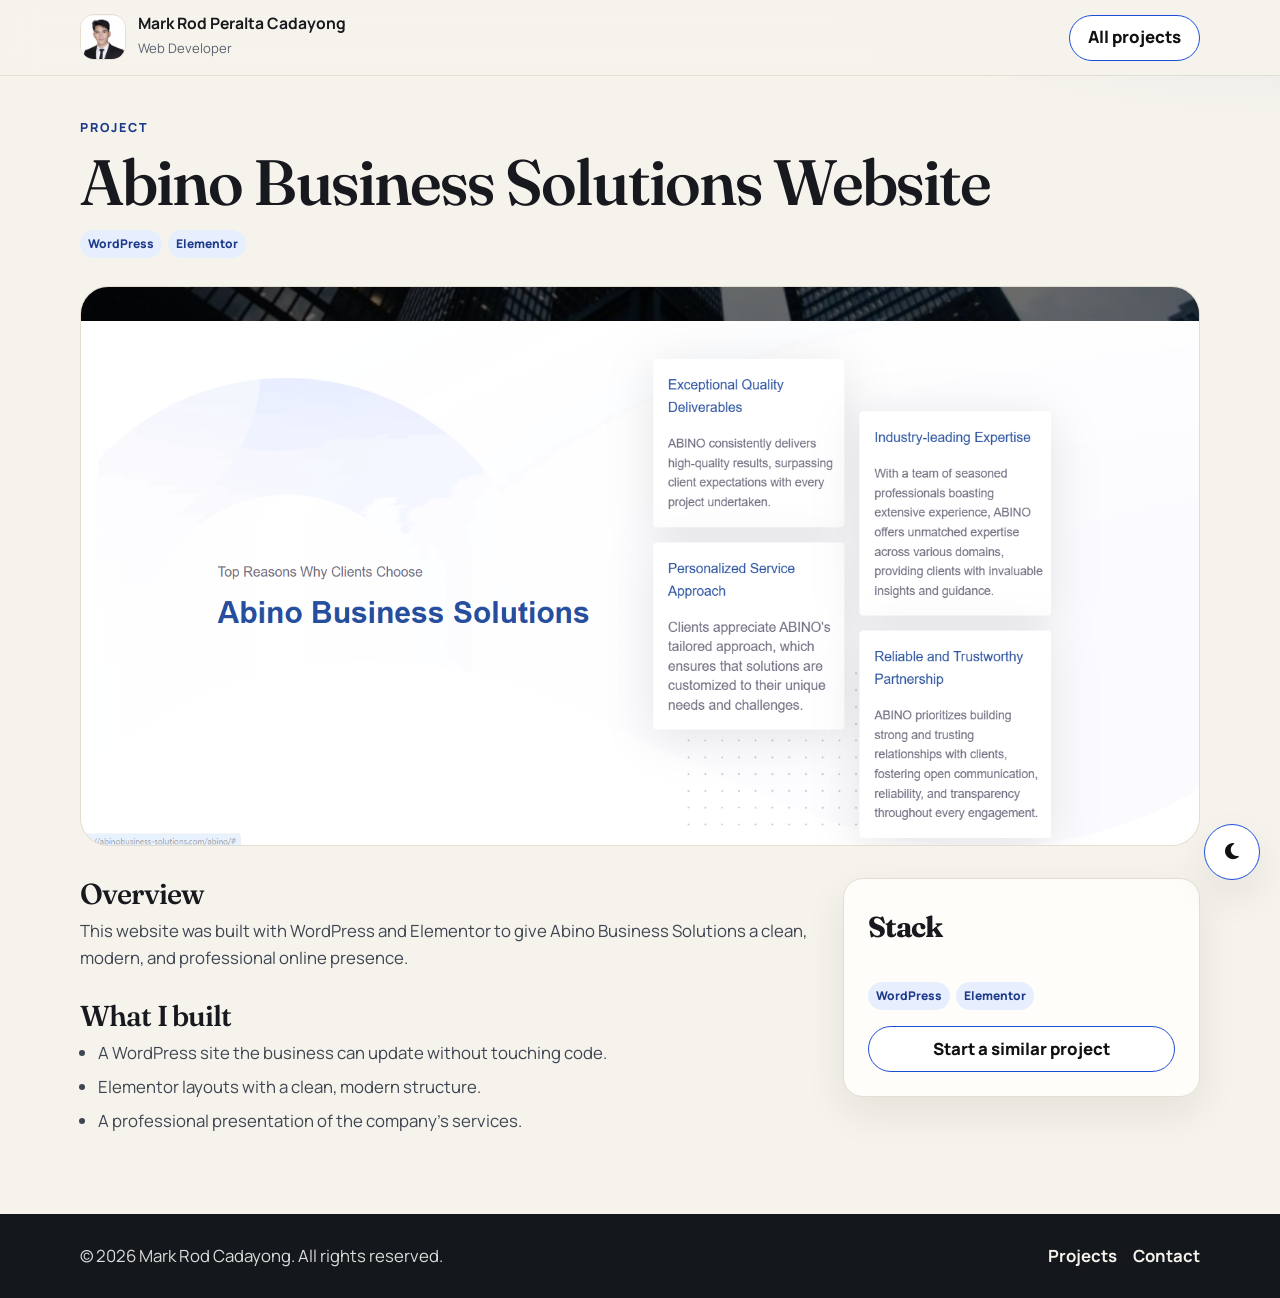
<file: projects/abino.html>
<!doctype html>
<html lang="en">
<head>
  <meta charset="utf-8" />
  <meta name="viewport" content="width=device-width, initial-scale=1" />
  <title>Abino Business Solutions Website — Mark Rod Cadayong</title>
  <meta name="description" content="WordPress and Elementor website built for Abino Business Solutions." />
  <link rel="icon" href="../images/my-picture.jpeg" />
  <link rel="preconnect" href="https://fonts.googleapis.com" />
  <link rel="preconnect" href="https://fonts.gstatic.com" crossorigin />
  <link href="https://fonts.googleapis.com/css2?family=Fraunces:ital,opsz,wght@0,9..144,560;1,9..144,560&family=Manrope:wght@500;700;800&display=swap" rel="stylesheet" />
  <link rel="stylesheet" href="https://cdnjs.cloudflare.com/ajax/libs/font-awesome/6.4.0/css/all.min.css" />
  <script>
    (function () {
      var stored = localStorage.getItem("theme");
      var theme = stored === "dark" || stored === "light"
        ? stored
        : (window.matchMedia("(prefers-color-scheme: dark)").matches ? "dark" : "light");
      document.documentElement.setAttribute("data-theme", theme);
    })();
  </script>
  <link rel="stylesheet" href="../css/style.css" />
</head>
<body>
  <header class="site-header">
    <div class="container header-inner">
      <a class="brand" href="../index.html">
        <img src="../images/my-picture.jpeg" alt="" />
        <span>
          <strong><span class="name-full">Mark Rod Peralta Cadayong</span><span class="name-short">Mark Cadayong</span></strong>
          <small>Web Developer</small>
        </span>
      </a>
      <a class="btn btn-ghost" href="../index.html#projects">All projects</a>
    </div>
  </header>

  <main class="case">
    <div class="container">
      <p class="eyebrow">Project</p>
      <h1>Abino Business Solutions Website</h1>
      <ul class="tags" aria-label="Technologies">
        <li>WordPress</li>
        <li>Elementor</li>
      </ul>
      <img class="case-hero" src="../images/projects/abino.png" alt="Abino Business Solutions website" />

      <div class="case-grid">
        <article class="case-copy">
          <h2>Overview</h2>
          <p>
            This website was built with WordPress and Elementor to give Abino Business Solutions a clean, modern, and
            professional online presence.
          </p>
          <h2>What I built</h2>
          <ul class="case-list">
            <li>A WordPress site the business can update without touching code.</li>
            <li>Elementor layouts with a clean, modern structure.</li>
            <li>A professional presentation of the company’s services.</li>
          </ul>
        </article>
        <aside class="info-card case-side">
          <h3>Stack</h3>
          <ul class="tags" aria-label="Stack">
            <li>WordPress</li>
            <li>Elementor</li>
          </ul>
          <a class="btn btn-primary" href="../index.html#contact">Start a similar project</a>
        </aside>
      </div>
    </div>
  </main>

  <footer class="site-footer">
    <div class="container footer-inner">
      <p>© <span id="year">2026</span> Mark Rod Cadayong. All rights reserved.</p>
      <div class="footer-links">
        <a href="../index.html#projects">Projects</a>
        <a href="../index.html#contact">Contact</a>
      </div>
    </div>
  </footer>
  <button class="theme-toggle" type="button" aria-pressed="false" aria-label="Switch to dark mode">
    <i class="fas fa-moon" aria-hidden="true"></i>
    <span class="theme-toggle-label">Dark</span>
  </button>
  <script src="../js/theme.js"></script>
  <script>
    const year = document.getElementById("year");
    if (year) {
      year.textContent = String(new Date().getFullYear());
    }
  </script>
</body>
</html>
</file>
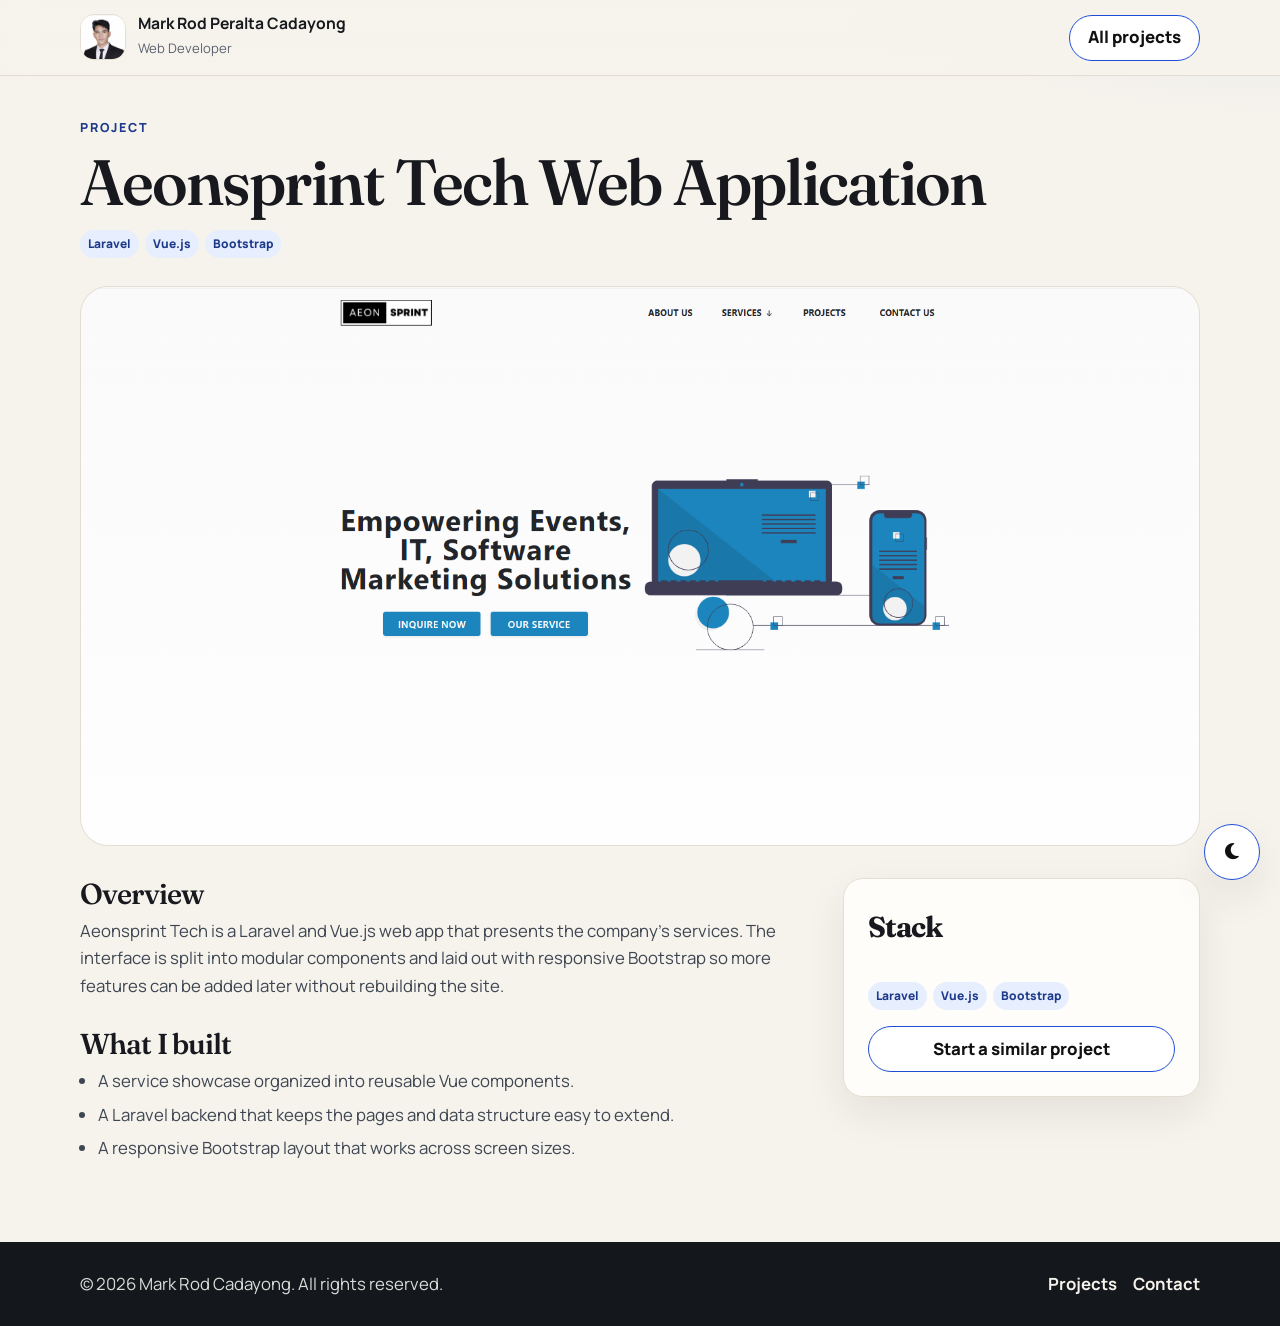
<file: projects/aeonsprint.html>
<!doctype html>
<html lang="en">
<head>
  <meta charset="utf-8" />
  <meta name="viewport" content="width=device-width, initial-scale=1" />
  <title>Aeonsprint Tech Web Application — Mark Rod Cadayong</title>
  <meta name="description" content="Laravel and Vue.js web application showcasing Aeonsprint Tech services with modular components and a responsive Bootstrap layout." />
  <link rel="icon" href="../images/my-picture.jpeg" />
  <link rel="preconnect" href="https://fonts.googleapis.com" />
  <link rel="preconnect" href="https://fonts.gstatic.com" crossorigin />
  <link href="https://fonts.googleapis.com/css2?family=Fraunces:ital,opsz,wght@0,9..144,560;1,9..144,560&family=Manrope:wght@500;700;800&display=swap" rel="stylesheet" />
  <link rel="stylesheet" href="https://cdnjs.cloudflare.com/ajax/libs/font-awesome/6.4.0/css/all.min.css" />
  <script>
    (function () {
      var stored = localStorage.getItem("theme");
      var theme = stored === "dark" || stored === "light"
        ? stored
        : (window.matchMedia("(prefers-color-scheme: dark)").matches ? "dark" : "light");
      document.documentElement.setAttribute("data-theme", theme);
    })();
  </script>
  <link rel="stylesheet" href="../css/style.css" />
</head>
<body>
  <header class="site-header">
    <div class="container header-inner">
      <a class="brand" href="../index.html">
        <img src="../images/my-picture.jpeg" alt="" />
        <span>
          <strong><span class="name-full">Mark Rod Peralta Cadayong</span><span class="name-short">Mark Cadayong</span></strong>
          <small>Web Developer</small>
        </span>
      </a>
      <a class="btn btn-ghost" href="../index.html#projects">All projects</a>
    </div>
  </header>

  <main class="case">
    <div class="container">
      <p class="eyebrow">Project</p>
      <h1>Aeonsprint Tech Web Application</h1>
      <ul class="tags" aria-label="Technologies">
        <li>Laravel</li>
        <li>Vue.js</li>
        <li>Bootstrap</li>
      </ul>
      <img class="case-hero" src="../images/projects/aeon.png" alt="Aeonsprint Tech web application" />

      <div class="case-grid">
        <article class="case-copy">
          <h2>Overview</h2>
          <p>
            Aeonsprint Tech is a Laravel and Vue.js web app that presents the company’s services. The interface is split
            into modular components and laid out with responsive Bootstrap so more features can be added later without
            rebuilding the site.
          </p>
          <h2>What I built</h2>
          <ul class="case-list">
            <li>A service showcase organized into reusable Vue components.</li>
            <li>A Laravel backend that keeps the pages and data structure easy to extend.</li>
            <li>A responsive Bootstrap layout that works across screen sizes.</li>
          </ul>
        </article>
        <aside class="info-card case-side">
          <h3>Stack</h3>
          <ul class="tags" aria-label="Stack">
            <li>Laravel</li>
            <li>Vue.js</li>
            <li>Bootstrap</li>
          </ul>
          <a class="btn btn-primary" href="../index.html#contact">Start a similar project</a>
        </aside>
      </div>
    </div>
  </main>

  <footer class="site-footer">
    <div class="container footer-inner">
      <p>© <span id="year">2026</span> Mark Rod Cadayong. All rights reserved.</p>
      <div class="footer-links">
        <a href="../index.html#projects">Projects</a>
        <a href="../index.html#contact">Contact</a>
      </div>
    </div>
  </footer>
  <button class="theme-toggle" type="button" aria-pressed="false" aria-label="Switch to dark mode">
    <i class="fas fa-moon" aria-hidden="true"></i>
    <span class="theme-toggle-label">Dark</span>
  </button>
  <script src="../js/theme.js"></script>
  <script>
    const year = document.getElementById("year");
    if (year) {
      year.textContent = String(new Date().getFullYear());
    }
  </script>
</body>
</html>
</file>
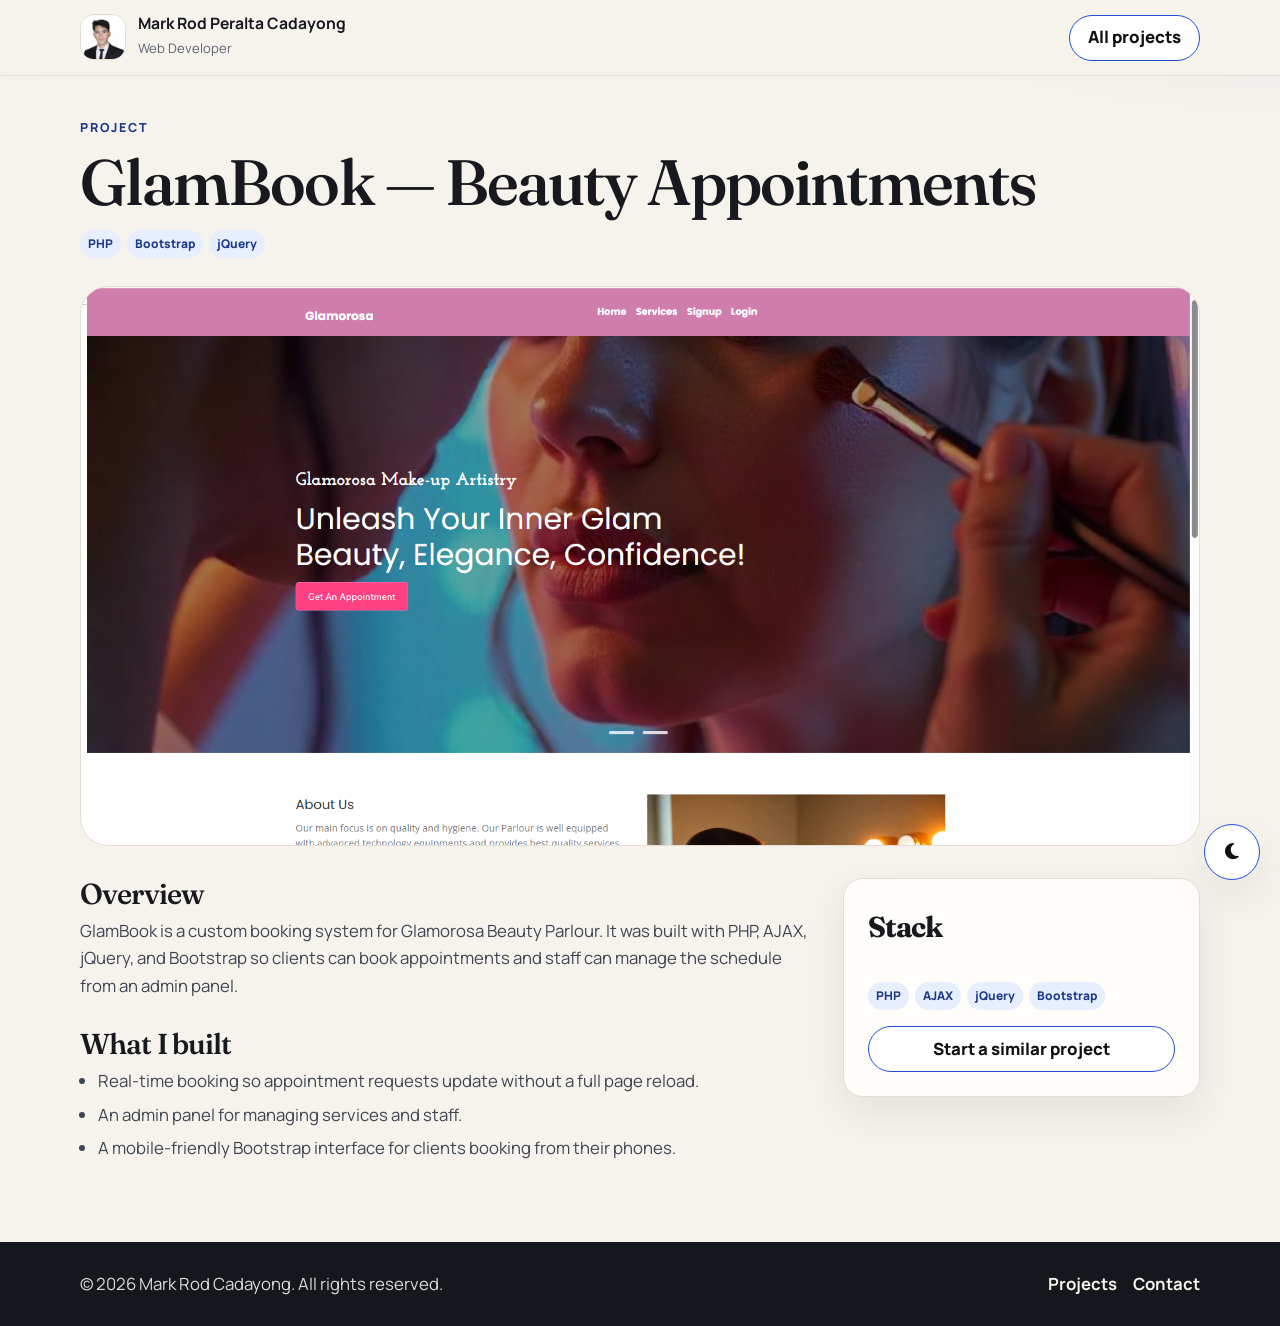
<file: projects/glambook.html>
<!doctype html>
<html lang="en">
<head>
  <meta charset="utf-8" />
  <meta name="viewport" content="width=device-width, initial-scale=1" />
  <title>GlamBook — Beauty Appointments — Mark Rod Cadayong</title>
  <meta name="description" content="Custom booking system for Glamorosa Beauty Parlour, built with PHP, AJAX, jQuery, and Bootstrap." />
  <link rel="icon" href="../images/my-picture.jpeg" />
  <link rel="preconnect" href="https://fonts.googleapis.com" />
  <link rel="preconnect" href="https://fonts.gstatic.com" crossorigin />
  <link href="https://fonts.googleapis.com/css2?family=Fraunces:ital,opsz,wght@0,9..144,560;1,9..144,560&family=Manrope:wght@500;700;800&display=swap" rel="stylesheet" />
  <link rel="stylesheet" href="https://cdnjs.cloudflare.com/ajax/libs/font-awesome/6.4.0/css/all.min.css" />
  <script>
    (function () {
      var stored = localStorage.getItem("theme");
      var theme = stored === "dark" || stored === "light"
        ? stored
        : (window.matchMedia("(prefers-color-scheme: dark)").matches ? "dark" : "light");
      document.documentElement.setAttribute("data-theme", theme);
    })();
  </script>
  <link rel="stylesheet" href="../css/style.css" />
</head>
<body>
  <header class="site-header">
    <div class="container header-inner">
      <a class="brand" href="../index.html">
        <img src="../images/my-picture.jpeg" alt="" />
        <span>
          <strong><span class="name-full">Mark Rod Peralta Cadayong</span><span class="name-short">Mark Cadayong</span></strong>
          <small>Web Developer</small>
        </span>
      </a>
      <a class="btn btn-ghost" href="../index.html#projects">All projects</a>
    </div>
  </header>

  <main class="case">
    <div class="container">
      <p class="eyebrow">Project</p>
      <h1>GlamBook — Beauty Appointments</h1>
      <ul class="tags" aria-label="Technologies">
        <li>PHP</li>
        <li>Bootstrap</li>
        <li>jQuery</li>
      </ul>
      <img class="case-hero" src="../images/projects/appointment.png" alt="GlamBook beauty appointment system" />

      <div class="case-grid">
        <article class="case-copy">
          <h2>Overview</h2>
          <p>
            GlamBook is a custom booking system for Glamorosa Beauty Parlour. It was built with PHP, AJAX, jQuery, and
            Bootstrap so clients can book appointments and staff can manage the schedule from an admin panel.
          </p>
          <h2>What I built</h2>
          <ul class="case-list">
            <li>Real-time booking so appointment requests update without a full page reload.</li>
            <li>An admin panel for managing services and staff.</li>
            <li>A mobile-friendly Bootstrap interface for clients booking from their phones.</li>
          </ul>
        </article>
        <aside class="info-card case-side">
          <h3>Stack</h3>
          <ul class="tags" aria-label="Stack">
            <li>PHP</li>
            <li>AJAX</li>
            <li>jQuery</li>
            <li>Bootstrap</li>
          </ul>
          <a class="btn btn-primary" href="../index.html#contact">Start a similar project</a>
        </aside>
      </div>
    </div>
  </main>

  <footer class="site-footer">
    <div class="container footer-inner">
      <p>© <span id="year">2026</span> Mark Rod Cadayong. All rights reserved.</p>
      <div class="footer-links">
        <a href="../index.html#projects">Projects</a>
        <a href="../index.html#contact">Contact</a>
      </div>
    </div>
  </footer>
  <button class="theme-toggle" type="button" aria-pressed="false" aria-label="Switch to dark mode">
    <i class="fas fa-moon" aria-hidden="true"></i>
    <span class="theme-toggle-label">Dark</span>
  </button>
  <script src="../js/theme.js"></script>
  <script>
    const year = document.getElementById("year");
    if (year) {
      year.textContent = String(new Date().getFullYear());
    }
  </script>
</body>
</html>
</file>
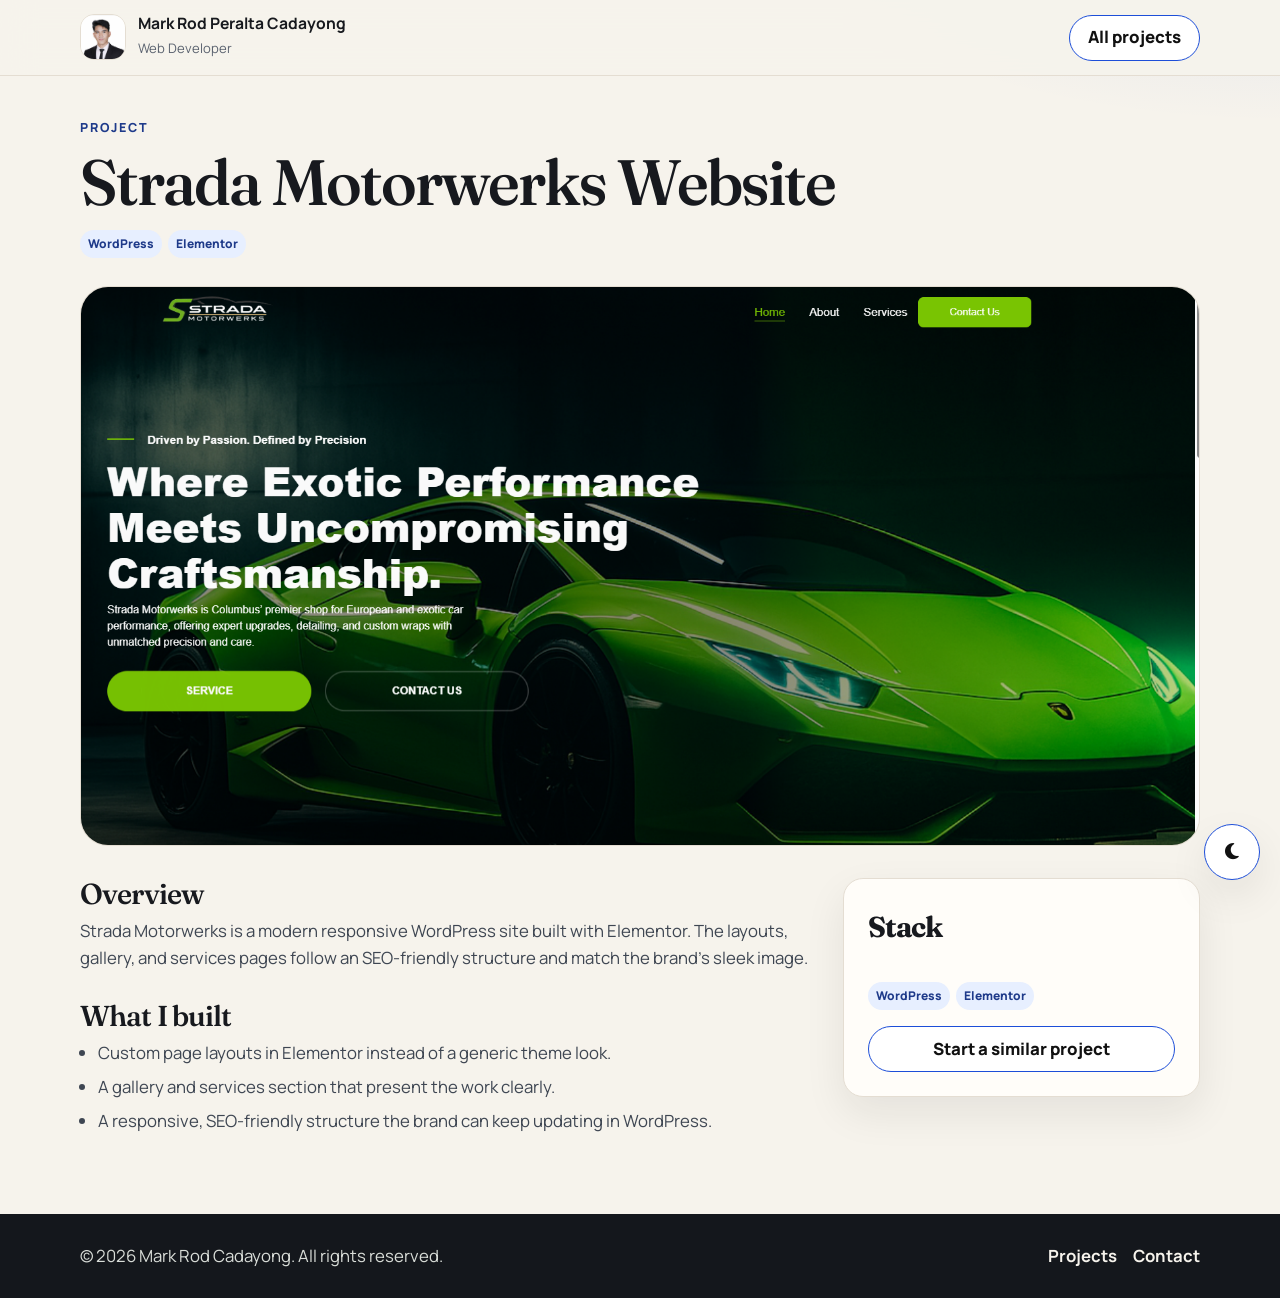
<file: projects/strada-motorwerks.html>
<!doctype html>
<html lang="en">
<head>
  <meta charset="utf-8" />
  <meta name="viewport" content="width=device-width, initial-scale=1" />
  <title>Strada Motorwerks Website — Mark Rod Cadayong</title>
  <meta name="description" content="Responsive WordPress website for Strada Motorwerks, built with Elementor, a gallery, services, and an SEO-friendly structure." />
  <link rel="icon" href="../images/my-picture.jpeg" />
  <link rel="preconnect" href="https://fonts.googleapis.com" />
  <link rel="preconnect" href="https://fonts.gstatic.com" crossorigin />
  <link href="https://fonts.googleapis.com/css2?family=Fraunces:ital,opsz,wght@0,9..144,560;1,9..144,560&family=Manrope:wght@500;700;800&display=swap" rel="stylesheet" />
  <link rel="stylesheet" href="https://cdnjs.cloudflare.com/ajax/libs/font-awesome/6.4.0/css/all.min.css" />
  <script>
    (function () {
      var stored = localStorage.getItem("theme");
      var theme = stored === "dark" || stored === "light"
        ? stored
        : (window.matchMedia("(prefers-color-scheme: dark)").matches ? "dark" : "light");
      document.documentElement.setAttribute("data-theme", theme);
    })();
  </script>
  <link rel="stylesheet" href="../css/style.css" />
</head>
<body>
  <header class="site-header">
    <div class="container header-inner">
      <a class="brand" href="../index.html">
        <img src="../images/my-picture.jpeg" alt="" />
        <span>
          <strong><span class="name-full">Mark Rod Peralta Cadayong</span><span class="name-short">Mark Cadayong</span></strong>
          <small>Web Developer</small>
        </span>
      </a>
      <a class="btn btn-ghost" href="../index.html#projects">All projects</a>
    </div>
  </header>

  <main class="case">
    <div class="container">
      <p class="eyebrow">Project</p>
      <h1>Strada Motorwerks Website</h1>
      <ul class="tags" aria-label="Technologies">
        <li>WordPress</li>
        <li>Elementor</li>
      </ul>
      <img class="case-hero" src="../images/projects/astrada.png" alt="Strada Motorwerks website" />

      <div class="case-grid">
        <article class="case-copy">
          <h2>Overview</h2>
          <p>
            Strada Motorwerks is a modern responsive WordPress site built with Elementor. The layouts, gallery, and
            services pages follow an SEO-friendly structure and match the brand’s sleek image.
          </p>
          <h2>What I built</h2>
          <ul class="case-list">
            <li>Custom page layouts in Elementor instead of a generic theme look.</li>
            <li>A gallery and services section that present the work clearly.</li>
            <li>A responsive, SEO-friendly structure the brand can keep updating in WordPress.</li>
          </ul>
        </article>
        <aside class="info-card case-side">
          <h3>Stack</h3>
          <ul class="tags" aria-label="Stack">
            <li>WordPress</li>
            <li>Elementor</li>
          </ul>
          <a class="btn btn-primary" href="../index.html#contact">Start a similar project</a>
        </aside>
      </div>
    </div>
  </main>

  <footer class="site-footer">
    <div class="container footer-inner">
      <p>© <span id="year">2026</span> Mark Rod Cadayong. All rights reserved.</p>
      <div class="footer-links">
        <a href="../index.html#projects">Projects</a>
        <a href="../index.html#contact">Contact</a>
      </div>
    </div>
  </footer>
  <button class="theme-toggle" type="button" aria-pressed="false" aria-label="Switch to dark mode">
    <i class="fas fa-moon" aria-hidden="true"></i>
    <span class="theme-toggle-label">Dark</span>
  </button>
  <script src="../js/theme.js"></script>
  <script>
    const year = document.getElementById("year");
    if (year) {
      year.textContent = String(new Date().getFullYear());
    }
  </script>
</body>
</html>
</file>
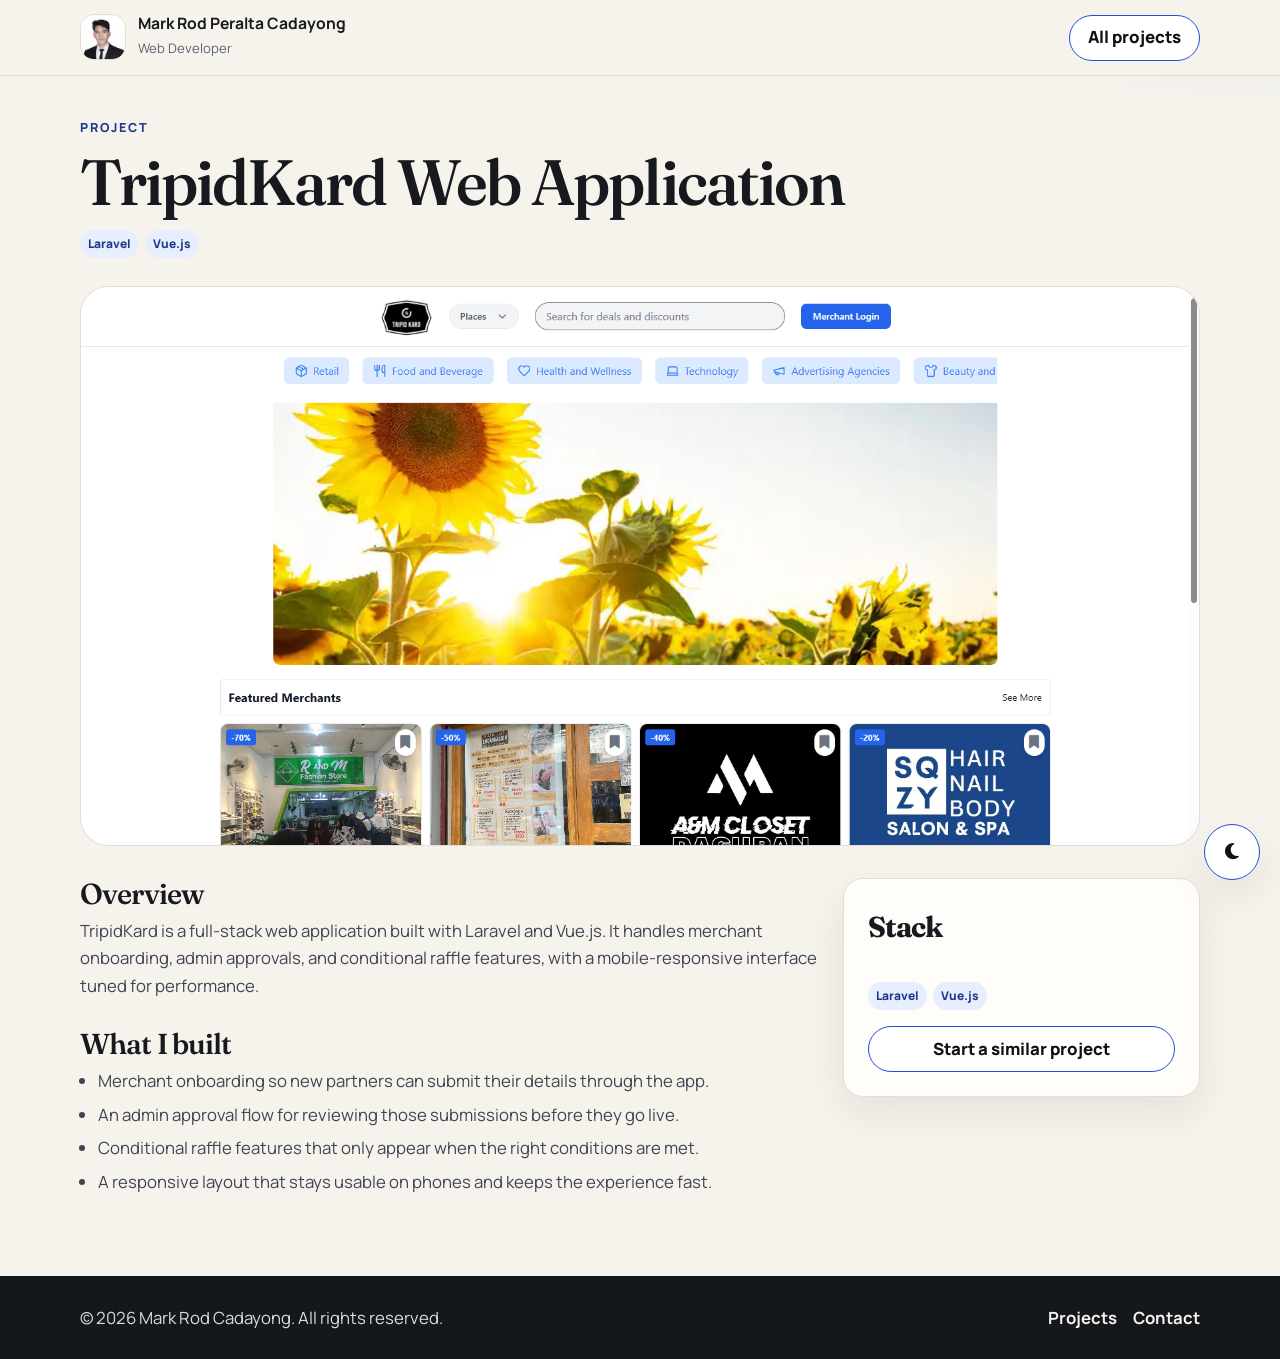
<file: projects/tripidkard.html>
<!doctype html>
<html lang="en">
<head>
  <meta charset="utf-8" />
  <meta name="viewport" content="width=device-width, initial-scale=1" />
  <title>TripidKard Web Application — Mark Rod Cadayong</title>
  <meta name="description" content="Full-stack Laravel and Vue.js application for merchant onboarding, admin approvals, and conditional raffle features." />
  <link rel="icon" href="../images/my-picture.jpeg" />
  <link rel="preconnect" href="https://fonts.googleapis.com" />
  <link rel="preconnect" href="https://fonts.gstatic.com" crossorigin />
  <link href="https://fonts.googleapis.com/css2?family=Fraunces:ital,opsz,wght@0,9..144,560;1,9..144,560&family=Manrope:wght@500;700;800&display=swap" rel="stylesheet" />
  <link rel="stylesheet" href="https://cdnjs.cloudflare.com/ajax/libs/font-awesome/6.4.0/css/all.min.css" />
  <script>
    (function () {
      var stored = localStorage.getItem("theme");
      var theme = stored === "dark" || stored === "light"
        ? stored
        : (window.matchMedia("(prefers-color-scheme: dark)").matches ? "dark" : "light");
      document.documentElement.setAttribute("data-theme", theme);
    })();
  </script>
  <link rel="stylesheet" href="../css/style.css" />
</head>
<body>
  <header class="site-header">
    <div class="container header-inner">
      <a class="brand" href="../index.html">
        <img src="../images/my-picture.jpeg" alt="" />
        <span>
          <strong><span class="name-full">Mark Rod Peralta Cadayong</span><span class="name-short">Mark Cadayong</span></strong>
          <small>Web Developer</small>
        </span>
      </a>
      <a class="btn btn-ghost" href="../index.html#projects">All projects</a>
    </div>
  </header>

  <main class="case">
    <div class="container">
      <p class="eyebrow">Project</p>
      <h1>TripidKard Web Application</h1>
      <ul class="tags" aria-label="Technologies">
        <li>Laravel</li>
        <li>Vue.js</li>
      </ul>
      <img class="case-hero" src="../images/projects/tripidkard.png" alt="TripidKard web application" />

      <div class="case-grid">
        <article class="case-copy">
          <h2>Overview</h2>
          <p>
            TripidKard is a full-stack web application built with Laravel and Vue.js. It handles merchant onboarding,
            admin approvals, and conditional raffle features, with a mobile-responsive interface tuned for performance.
          </p>
          <h2>What I built</h2>
          <ul class="case-list">
            <li>Merchant onboarding so new partners can submit their details through the app.</li>
            <li>An admin approval flow for reviewing those submissions before they go live.</li>
            <li>Conditional raffle features that only appear when the right conditions are met.</li>
            <li>A responsive layout that stays usable on phones and keeps the experience fast.</li>
          </ul>
        </article>
        <aside class="info-card case-side">
          <h3>Stack</h3>
          <ul class="tags" aria-label="Stack">
            <li>Laravel</li>
            <li>Vue.js</li>
          </ul>
          <a class="btn btn-primary" href="../index.html#contact">Start a similar project</a>
        </aside>
      </div>
    </div>
  </main>

  <footer class="site-footer">
    <div class="container footer-inner">
      <p>© <span id="year">2026</span> Mark Rod Cadayong. All rights reserved.</p>
      <div class="footer-links">
        <a href="../index.html#projects">Projects</a>
        <a href="../index.html#contact">Contact</a>
      </div>
    </div>
  </footer>
  <button class="theme-toggle" type="button" aria-pressed="false" aria-label="Switch to dark mode">
    <i class="fas fa-moon" aria-hidden="true"></i>
    <span class="theme-toggle-label">Dark</span>
  </button>
  <script src="../js/theme.js"></script>
  <script>
    const year = document.getElementById("year");
    if (year) {
      year.textContent = String(new Date().getFullYear());
    }
  </script>
</body>
</html>
</file>
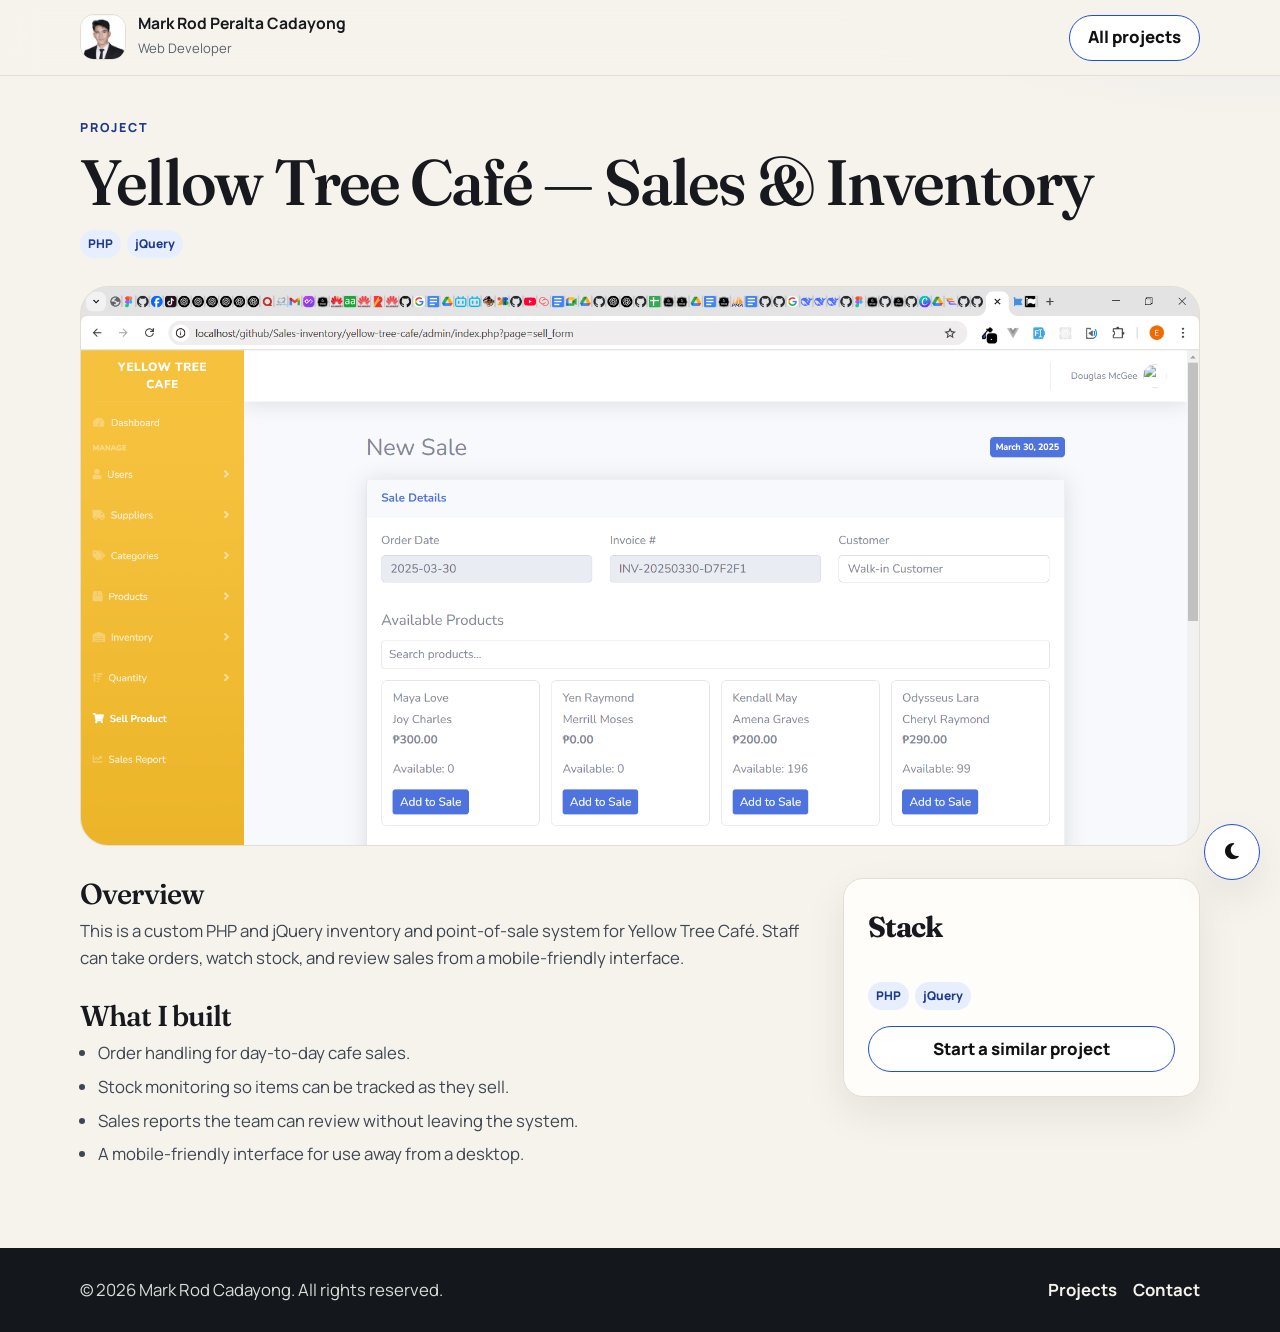
<file: projects/yellow-tree-cafe.html>
<!doctype html>
<html lang="en">
<head>
  <meta charset="utf-8" />
  <meta name="viewport" content="width=device-width, initial-scale=1" />
  <title>Yellow Tree Café — Sales &amp; Inventory — Mark Rod Cadayong</title>
  <meta name="description" content="Custom PHP and jQuery inventory and point-of-sale system for Yellow Tree Café, with orders, stock monitoring, and sales reports." />
  <link rel="icon" href="../images/my-picture.jpeg" />
  <link rel="preconnect" href="https://fonts.googleapis.com" />
  <link rel="preconnect" href="https://fonts.gstatic.com" crossorigin />
  <link href="https://fonts.googleapis.com/css2?family=Fraunces:ital,opsz,wght@0,9..144,560;1,9..144,560&family=Manrope:wght@500;700;800&display=swap" rel="stylesheet" />
  <link rel="stylesheet" href="https://cdnjs.cloudflare.com/ajax/libs/font-awesome/6.4.0/css/all.min.css" />
  <script>
    (function () {
      var stored = localStorage.getItem("theme");
      var theme = stored === "dark" || stored === "light"
        ? stored
        : (window.matchMedia("(prefers-color-scheme: dark)").matches ? "dark" : "light");
      document.documentElement.setAttribute("data-theme", theme);
    })();
  </script>
  <link rel="stylesheet" href="../css/style.css" />
</head>
<body>
  <header class="site-header">
    <div class="container header-inner">
      <a class="brand" href="../index.html">
        <img src="../images/my-picture.jpeg" alt="" />
        <span>
          <strong><span class="name-full">Mark Rod Peralta Cadayong</span><span class="name-short">Mark Cadayong</span></strong>
          <small>Web Developer</small>
        </span>
      </a>
      <a class="btn btn-ghost" href="../index.html#projects">All projects</a>
    </div>
  </header>

  <main class="case">
    <div class="container">
      <p class="eyebrow">Project</p>
      <h1>Yellow Tree Café — Sales &amp; Inventory</h1>
      <ul class="tags" aria-label="Technologies">
        <li>PHP</li>
        <li>jQuery</li>
      </ul>
      <img class="case-hero" src="../images/projects/yellow.png" alt="Yellow Tree Café inventory system" />

      <div class="case-grid">
        <article class="case-copy">
          <h2>Overview</h2>
          <p>
            This is a custom PHP and jQuery inventory and point-of-sale system for Yellow Tree Café. Staff can take
            orders, watch stock, and review sales from a mobile-friendly interface.
          </p>
          <h2>What I built</h2>
          <ul class="case-list">
            <li>Order handling for day-to-day cafe sales.</li>
            <li>Stock monitoring so items can be tracked as they sell.</li>
            <li>Sales reports the team can review without leaving the system.</li>
            <li>A mobile-friendly interface for use away from a desktop.</li>
          </ul>
        </article>
        <aside class="info-card case-side">
          <h3>Stack</h3>
          <ul class="tags" aria-label="Stack">
            <li>PHP</li>
            <li>jQuery</li>
          </ul>
          <a class="btn btn-primary" href="../index.html#contact">Start a similar project</a>
        </aside>
      </div>
    </div>
  </main>

  <footer class="site-footer">
    <div class="container footer-inner">
      <p>© <span id="year">2026</span> Mark Rod Cadayong. All rights reserved.</p>
      <div class="footer-links">
        <a href="../index.html#projects">Projects</a>
        <a href="../index.html#contact">Contact</a>
      </div>
    </div>
  </footer>
  <button class="theme-toggle" type="button" aria-pressed="false" aria-label="Switch to dark mode">
    <i class="fas fa-moon" aria-hidden="true"></i>
    <span class="theme-toggle-label">Dark</span>
  </button>
  <script src="../js/theme.js"></script>
  <script>
    const year = document.getElementById("year");
    if (year) {
      year.textContent = String(new Date().getFullYear());
    }
  </script>
</body>
</html>
</file>
<file: css/style.css>
:root,
html[data-theme="light"] {
  color-scheme: light;
  --bg: #f6f3ec;
  --surface: #fffdf9;
  --ink: #17191e;
  --muted: #5c6370;
  --body: #3e4652;
  --line: #e4ddd2;
  --accent: #1d4ed8;
  --accent-ink: #1e3a8a;
  --accent-soft: #e7efff;
  --tile: #fbf8f2;
  --header-bg: rgba(246, 243, 236, 0.92);
  --btn-bg: #ffffff;
  --btn-text: #111111;
  --btn-border: #1d4ed8;
  --footer-bg: #14171c;
  --footer-text: #d9ddd8;
  --shadow: 0 16px 40px rgba(23, 25, 30, 0.08);
  --radius: 20px;
  --header: 76px;
  --sans: "Manrope", system-ui, sans-serif;
  --display: "Fraunces", Georgia, serif;
  --content: 1120px;
}

html[data-theme="dark"] {
  color-scheme: dark;
  --bg: #10141c;
  --surface: #1a2130;
  --ink: #f5f7fb;
  --muted: #c5cedd;
  --body: #d5dbe6;
  --line: #2e384c;
  --accent: #60a5fa;
  --accent-ink: #bfdbfe;
  --accent-soft: #243044;
  --tile: #232b3d;
  --header-bg: rgba(16, 20, 28, 0.92);
  --btn-bg: #0b1220;
  --btn-text: #ffffff;
  --btn-border: #93c5fd;
  --footer-bg: #0b0e14;
  --footer-text: #e7edf7;
  --shadow: 0 16px 40px rgba(0, 0, 0, 0.35);
}

*,
*::before,
*::after {
  box-sizing: border-box;
}

html {
  scroll-behavior: smooth;
  scroll-padding-top: calc(var(--header) + 12px);
}

body {
  margin: 0;
  background:
    radial-gradient(900px 420px at 100% -10%, rgba(29, 78, 216, 0.12), transparent 60%),
    var(--bg);
  color: var(--ink);
  font-family: var(--sans);
  font-size: 1.05rem;
  line-height: 1.65;
}

img {
  max-width: 100%;
  display: block;
}

a {
  color: inherit;
}

button,
input,
textarea {
  font: inherit;
}

.skip-link {
  position: absolute;
  left: 16px;
  top: -48px;
  z-index: 100;
  background: var(--ink);
  color: #fff;
  padding: 8px 12px;
  border-radius: 8px;
}

.skip-link:focus {
  top: 12px;
}

.sr-only {
  position: absolute;
  width: 1px;
  height: 1px;
  padding: 0;
  margin: -1px;
  overflow: hidden;
  clip: rect(0, 0, 0, 0);
  white-space: nowrap;
  border: 0;
}

.container {
  width: min(var(--content), calc(100% - 40px));
  margin-inline: auto;
}

.section {
  padding: 88px 0;
}

.section-head {
  max-width: 38rem;
  margin-bottom: 36px;
}

.eyebrow {
  margin: 0 0 8px;
  color: var(--accent-ink);
  font-size: 0.78rem;
  font-weight: 800;
  letter-spacing: 0.16em;
  text-transform: uppercase;
}

h1,
h2,
.hero-title {
  font-family: var(--display);
  font-weight: 560;
  letter-spacing: -0.03em;
  line-height: 1.08;
}

.section-head h2,
.contact-copy h2 {
  margin: 0;
  font-size: clamp(2rem, 4vw, 3.1rem);
}

.lede {
  margin: 14px 0 0;
  color: var(--muted);
  font-size: 1.05rem;
}

.site-header {
  position: sticky;
  top: 0;
  z-index: 40;
  height: var(--header);
  background: var(--header-bg);
  border-bottom: 1px solid var(--line);
  backdrop-filter: blur(16px);
}

.header-inner {
  height: 100%;
  display: flex;
  align-items: center;
  justify-content: space-between;
  gap: 16px;
}

.header-inner > .btn {
  flex-shrink: 0;
}

.brand {
  display: flex;
  align-items: center;
  gap: 12px;
  min-width: 0;
  text-decoration: none;
}

.brand img {
  width: 46px;
  height: 46px;
  object-fit: cover;
  object-position: center 18%;
  border-radius: 14px;
  border: 1px solid var(--line);
}

.brand strong {
  display: block;
  font-size: 0.98rem;
  line-height: 1.2;
}

.brand small {
  color: var(--muted);
  font-size: 0.82rem;
}

.name-short {
  display: none;
}

.site-nav {
  display: flex;
  align-items: center;
  gap: 4px;
}

.site-nav a {
  text-decoration: none;
  color: var(--muted);
  font-weight: 700;
  font-size: 0.95rem;
  padding: 8px 12px;
  border-radius: 999px;
}

.site-nav a:hover,
.site-nav a[aria-current="page"] {
  color: var(--accent-ink);
  background: var(--accent-soft);
}

.nav-cta {
  margin-left: 8px;
}

.menu-toggle {
  display: none;
  width: 44px;
  height: 44px;
  border: 1px solid var(--line);
  border-radius: 12px;
  background: var(--surface);
  align-items: center;
  justify-content: center;
  cursor: pointer;
}

.bars,
.bars::before,
.bars::after {
  display: block;
  width: 18px;
  height: 2px;
  background: var(--ink);
  border-radius: 2px;
  position: relative;
  transition: transform 0.2s ease, opacity 0.2s ease;
}

.bars::before,
.bars::after {
  content: "";
  position: absolute;
  left: 0;
}

.bars::before {
  top: -6px;
}

.bars::after {
  top: 6px;
}

.menu-toggle[aria-expanded="true"] .bars {
  background: transparent;
}

.menu-toggle[aria-expanded="true"] .bars::before {
  top: 0;
  transform: rotate(45deg);
}

.menu-toggle[aria-expanded="true"] .bars::after {
  top: 0;
  transform: rotate(-45deg);
}

.btn {
  display: inline-flex;
  align-items: center;
  justify-content: center;
  gap: 8px;
  min-height: 46px;
  padding: 0 18px;
  border-radius: 999px;
  border: 1px solid transparent;
  appearance: none;
  -webkit-appearance: none;
  text-decoration: none;
  font-weight: 800;
  line-height: 1.2;
  cursor: pointer;
  transition: transform 0.2s ease, background-color 0.2s ease, border-color 0.2s ease, color 0.2s ease;
}

.btn:hover {
  transform: translateY(-1px);
}

a.btn,
button.btn,
a.btn:hover,
button.btn:hover,
a.btn:focus-visible,
button.btn:focus-visible,
.theme-toggle,
.theme-toggle:hover,
.theme-toggle:focus-visible {
  background-color: var(--btn-bg);
  color: var(--btn-text);
  -webkit-text-fill-color: var(--btn-text);
  border-color: var(--btn-border);
}

.theme-toggle {
  position: fixed;
  right: 20px;
  bottom: 20px;
  z-index: 50;
  display: grid;
  place-items: center;
  width: 56px;
  height: 56px;
  padding: 0;
  border-radius: 50%;
  border: 1px solid var(--btn-border);
  box-shadow: var(--shadow);
  font-weight: 800;
  cursor: pointer;
}

body:has(#messenger-trigger) .theme-toggle {
  bottom: 92px;
}

.theme-toggle-label {
  position: absolute;
  width: 1px;
  height: 1px;
  padding: 0;
  margin: -1px;
  overflow: hidden;
  clip: rect(0, 0, 0, 0);
  white-space: nowrap;
  border: 0;
}

.theme-toggle i {
  font-size: 1.15rem;
}

.header-end {
  display: flex;
  align-items: center;
  gap: 10px;
}

.hero {
  padding: 56px 0 28px;
}

.hero-grid {
  display: grid;
  grid-template-columns: minmax(0, 1.15fr) minmax(280px, 0.85fr);
  gap: 56px;
  align-items: center;
}

.hero-title {
  margin: 0 0 18px;
  font-size: clamp(2.7rem, 5.4vw, 4.6rem);
}

.hero-title span {
  display: block;
  font-style: italic;
  color: var(--accent-ink);
}

.hero-copy {
  margin: 0 0 22px;
  max-width: 38rem;
  color: var(--body);
}

.hero-actions {
  display: flex;
  flex-wrap: wrap;
  gap: 12px;
  margin-bottom: 22px;
}

.hero-tags {
  display: flex;
  flex-wrap: wrap;
  gap: 8px;
  margin: 0;
  padding: 0;
  list-style: none;
}

.hero-tags li {
  padding: 6px 12px;
  border-radius: 999px;
  background: var(--surface);
  border: 1px solid var(--line);
  font-size: 0.86rem;
  font-weight: 700;
  color: var(--body);
}

.portrait-wrap {
  position: relative;
  justify-self: end;
  width: min(100%, 380px);
}

.portrait-frame {
  padding: 12px;
  background: var(--surface);
  border: 1px solid var(--line);
  border-radius: 32px;
  box-shadow: var(--shadow);
}

.portrait-frame img {
  width: 100%;
  aspect-ratio: 4 / 5;
  object-fit: cover;
  object-position: center 18%;
  border-radius: 22px;
}

.portrait-note {
  position: absolute;
  left: -18px;
  bottom: 28px;
  margin: 0;
  padding: 12px 14px;
  background: #14171c;
  color: #ffffff;
  border-radius: 16px;
  font-size: 0.86rem;
  font-weight: 700;
  box-shadow: var(--shadow);
}

.portrait-note span {
  display: block;
  color: #d5dbe6;
  font-weight: 600;
  font-size: 0.75rem;
}

.timeline {
  list-style: none;
  margin: 0;
  padding: 0;
  display: grid;
  gap: 18px;
}

.timeline-card {
  display: grid;
  grid-template-columns: 96px minmax(0, 1fr);
  gap: 22px;
  align-items: start;
  background: var(--surface);
  border: 1px solid var(--line);
  border-radius: var(--radius);
  padding: 22px;
  box-shadow: 0 1px 0 rgba(255, 255, 255, 0.7);
}

.timeline-card img {
  width: 96px;
  height: 96px;
  object-fit: contain;
  background: var(--tile);
  border-radius: 16px;
  padding: 8px;
}

.when {
  margin: 0 0 4px;
  color: var(--accent-ink);
  font-size: 0.82rem;
  font-weight: 800;
  letter-spacing: 0.04em;
  text-transform: uppercase;
}

.timeline-card h3 {
  margin: 0 0 4px;
  font-size: 1.15rem;
  line-height: 1.35;
}

.where {
  margin: 0 0 10px;
  color: var(--muted);
  font-weight: 700;
}

.timeline-card p:last-child {
  margin: 0;
  color: var(--body);
}

.skill-groups {
  display: grid;
  grid-template-columns: repeat(2, minmax(0, 1fr));
  gap: 18px;
  align-items: stretch;
}

.skill-group {
  display: flex;
  flex-direction: column;
  height: 100%;
  background: var(--surface);
  border: 1px solid var(--line);
  border-radius: var(--radius);
  padding: 18px;
}

.skill-group h3 {
  margin: 0 0 14px;
  font-size: 0.95rem;
}

.skill-grid {
  display: grid;
  grid-template-columns: repeat(2, minmax(0, 1fr));
  gap: 10px;
  align-content: start;
}

.skill {
  display: flex;
  flex-direction: column;
  align-items: center;
  justify-content: center;
  gap: 8px;
  min-height: 124px;
  text-align: center;
  padding: 14px 8px;
  border-radius: 16px;
  background: var(--tile);
  border: 1px solid transparent;
  transition: transform 0.2s ease, border-color 0.2s ease, box-shadow 0.2s ease;
}

.skill:hover {
  transform: translateY(-3px);
  border-color: #d4e2ff;
  box-shadow: var(--shadow);
}

.skill img {
  width: 42px;
  height: 42px;
  object-fit: contain;
}

.skill span {
  display: grid;
  place-items: center;
  min-height: 2.4em;
  font-size: 0.88rem;
  font-weight: 800;
  line-height: 1.2;
}

.project-grid {
  display: grid;
  grid-template-columns: repeat(3, minmax(0, 1fr));
  gap: 18px;
}

.project {
  display: flex;
  flex-direction: column;
  background: var(--surface);
  border: 1px solid var(--line);
  border-radius: var(--radius);
  overflow: hidden;
  box-shadow: 0 1px 0 rgba(255, 255, 255, 0.8);
  transition: transform 0.2s ease, box-shadow 0.2s ease;
}

.project:hover {
  transform: translateY(-4px);
  box-shadow: var(--shadow);
}

.project img {
  width: 100%;
  aspect-ratio: 16 / 10;
  object-fit: cover;
  background: #ece7de;
}

.project-body {
  display: flex;
  flex-direction: column;
  gap: 12px;
  flex: 1;
  padding: 18px;
}

.project h3 {
  margin: 0;
  font-size: 1.12rem;
  line-height: 1.35;
}

.project p {
  margin: 0;
  color: var(--body);
  flex: 1;
}

.tags {
  display: flex;
  flex-wrap: wrap;
  gap: 6px;
  margin: 0;
  padding: 0;
  list-style: none;
}

.tags li {
  padding: 4px 8px;
  border-radius: 999px;
  background: var(--accent-soft);
  color: var(--accent-ink);
  font-size: 0.75rem;
  font-weight: 800;
}

.project .btn {
  align-self: flex-start;
  min-height: 40px;
  padding: 0 14px;
  font-size: 0.9rem;
}

.project-modal[hidden] {
  display: none !important;
}

.project-modal {
  position: fixed;
  inset: 0;
  z-index: 80;
  display: grid;
  place-items: center;
  padding: 20px;
}

.project-modal-backdrop {
  position: absolute;
  inset: 0;
  background: rgba(20, 23, 28, 0.62);
}

.project-modal-dialog {
  position: relative;
  z-index: 1;
  width: min(680px, 100%);
  max-height: min(90vh, 820px);
  overflow: auto;
  background: var(--surface);
  border-radius: 24px;
  box-shadow: 0 24px 70px rgba(20, 23, 28, 0.28);
}

.project-modal-dialog > img {
  width: 100%;
  aspect-ratio: 16 / 9;
  object-fit: cover;
  background: #ece7de;
}

.project-modal-body {
  display: grid;
  gap: 12px;
  padding: 22px;
}

.project-modal-body h2 {
  margin: 0;
  font-family: var(--display);
  font-size: clamp(1.7rem, 3vw, 2.3rem);
  letter-spacing: -0.03em;
  line-height: 1.15;
}

.project-modal-body p {
  margin: 0;
  color: var(--body);
}

.project-modal-actions {
  display: flex;
  flex-wrap: wrap;
  gap: 10px;
  margin-top: 6px;
}

.project-modal-close {
  position: absolute;
  top: 12px;
  right: 12px;
  width: 40px;
  height: 40px;
  display: grid;
  place-items: center;
  border: 0;
  border-radius: 50%;
  background: rgba(255, 253, 249, 0.94);
  color: var(--ink);
  cursor: pointer;
}

body.modal-open {
  overflow: hidden;
}

.case {
  padding: 42px 0 80px;
}

.case h1 {
  margin: 0 0 14px;
  font-family: var(--display);
  font-weight: 560;
  font-size: clamp(2.3rem, 5vw, 4rem);
  letter-spacing: -0.03em;
  line-height: 1.08;
}

.case-hero {
  width: 100%;
  margin: 28px 0 32px;
  aspect-ratio: 16 / 8;
  object-fit: cover;
  object-position: top;
  border: 1px solid var(--line);
  border-radius: 28px;
  background: #ece7de;
}

.case-grid {
  display: grid;
  grid-template-columns: minmax(0, 1.45fr) minmax(260px, 0.7fr);
  gap: 22px;
  align-items: start;
}

.case-copy h2 {
  margin: 28px 0 8px;
  font-family: var(--display);
  font-size: 1.8rem;
  letter-spacing: -0.03em;
}

.case-copy h2:first-child {
  margin-top: 0;
}

.case-copy p,
.case-list {
  margin: 0;
  color: var(--body);
}

.case-list {
  margin-top: 8px;
  padding-left: 1.15rem;
}

.case-list li + li {
  margin-top: 6px;
}

.case-side {
  display: grid;
  gap: 16px;
  position: sticky;
  top: calc(var(--header) + 16px);
}

.case-side .btn {
  width: 100%;
}

.contact-layout {
  display: grid;
  grid-template-columns: minmax(0, 1.1fr) minmax(280px, 0.9fr);
  gap: 22px;
  align-items: start;
}

.contact-card,
.info-card {
  background: var(--surface);
  border: 1px solid var(--line);
  border-radius: var(--radius);
  padding: 24px;
  box-shadow: var(--shadow);
}

.contact-card h2,
.info-card h3 {
  margin: 0 0 16px;
  font-family: var(--display);
  font-size: 1.8rem;
  letter-spacing: -0.03em;
}

.field {
  margin-bottom: 14px;
}

.field span {
  display: block;
  margin-bottom: 6px;
  font-size: 0.86rem;
  font-weight: 800;
}

input,
textarea {
  width: 100%;
  border: 1px solid var(--line);
  background: var(--surface);
  color: var(--ink);
  border-radius: 14px;
  padding: 12px 14px;
}

input:focus,
textarea:focus,
.btn:focus-visible,
.site-nav a:focus-visible,
.menu-toggle:focus-visible,
.socials a:focus-visible {
  outline: 2px solid var(--accent);
  outline-offset: 2px;
}

.contact-card .btn {
  width: 100%;
}

.info-list {
  display: grid;
  gap: 14px;
  margin: 0;
}

.info-list div {
  display: grid;
  grid-template-columns: 36px minmax(0, 1fr);
  gap: 10px;
  align-items: start;
}

.info-list dt {
  width: 36px;
  height: 36px;
  display: grid;
  place-items: center;
  border-radius: 10px;
  background: var(--accent-soft);
  color: var(--accent-ink);
}

.info-list dd {
  margin: 0;
}

.info-list a {
  color: var(--accent-ink);
  font-weight: 800;
  text-decoration: none;
  overflow-wrap: anywhere;
}

.info-list a:hover {
  text-decoration: underline;
}

.socials {
  display: flex;
  flex-wrap: wrap;
  gap: 10px;
  margin-top: 18px;
}

.socials a {
  width: 42px;
  height: 42px;
  display: grid;
  place-items: center;
  border-radius: 12px;
  border: 1px solid var(--line);
  color: var(--ink);
  text-decoration: none;
  font-size: 1.15rem;
}

.socials a:hover {
  color: var(--accent-ink);
  border-color: #c5d8fb;
  background: var(--accent-soft);
}

.resume-actions {
  display: flex;
  flex-wrap: wrap;
  gap: 10px;
  margin-top: 18px;
}

.site-footer {
  background: var(--footer-bg);
  color: var(--footer-text);
  padding: 28px 0;
}

.footer-inner {
  display: flex;
  justify-content: space-between;
  gap: 16px;
  align-items: center;
}

.site-footer p {
  margin: 0;
}

.footer-links {
  display: flex;
  gap: 16px;
}

.footer-links a {
  color: #f6f3ec;
  text-decoration: none;
  font-weight: 700;
}

.footer-links a:hover {
  color: #bfdbfe;
}

.js .reveal {
  opacity: 0;
  transform: translateY(18px);
  transition: opacity 0.6s ease, transform 0.6s ease;
}

.js .reveal.is-visible {
  opacity: 1;
  transform: none;
}

#messenger-trigger {
  position: fixed;
  right: 20px;
  bottom: 20px;
  z-index: 50;
  width: 60px;
  height: 60px;
  display: grid;
  place-items: center;
  border-radius: 50%;
  background: linear-gradient(135deg, #0084ff, #006ada);
  color: #fff;
  cursor: pointer;
  box-shadow: 0 10px 24px rgba(0, 90, 180, 0.28);
}

#messenger-trigger i {
  font-size: 26px;
}

.chat-notification {
  position: absolute;
  top: -4px;
  right: -4px;
  width: 20px;
  height: 20px;
  display: none;
  place-items: center;
  border-radius: 50%;
  background: #e11d2e;
  color: #fff;
  font-size: 12px;
  font-weight: 800;
}

.messenger-popup[hidden] {
  display: none !important;
}

.messenger-popup {
  position: fixed;
  right: 20px;
  bottom: 164px;
  z-index: 50;
  display: flex;
  flex-direction: column;
  width: min(360px, calc(100vw - 24px));
  max-height: min(520px, calc(100vh - 180px));
  overflow: hidden;
  background: #fff;
  border-radius: 18px;
  box-shadow: 0 18px 50px rgba(23, 25, 30, 0.18);
}

.messenger-header {
  position: relative;
  display: flex;
  align-items: center;
  gap: 10px;
  padding: 14px;
  background: linear-gradient(135deg, #0084ff, #006ada);
  color: #fff;
}

.messenger-header img {
  width: 40px;
  height: 40px;
  object-fit: cover;
  object-position: center 18%;
  border-radius: 50%;
}

.messenger-header h4,
.messenger-header p {
  margin: 0;
}

.messenger-header p {
  opacity: 0.85;
  font-size: 0.78rem;
}

.close-chat {
  position: absolute;
  top: 10px;
  right: 10px;
  width: 28px;
  height: 28px;
  display: grid;
  place-items: center;
  border-radius: 50%;
  background: rgba(255, 255, 255, 0.2);
  cursor: pointer;
}

.messenger-content {
  flex: 1;
  display: flex;
  flex-direction: column;
  gap: 10px;
  min-height: 220px;
  padding: 14px;
  overflow-y: auto;
}

.message {
  max-width: 85%;
  padding: 10px 14px;
  border-radius: 16px;
  font-size: 0.92rem;
  line-height: 1.45;
}

.message.incoming {
  align-self: flex-start;
  background: #f0f2f5;
}

.message.outgoing {
  align-self: flex-end;
  background: #0084ff;
  color: #fff;
}

.messenger-actions {
  padding: 12px;
  border-top: 1px solid #ececec;
}

.messenger-btn {
  width: 100%;
  min-height: 42px;
  display: inline-flex;
  align-items: center;
  justify-content: center;
  gap: 8px;
  border: 0;
  border-radius: 999px;
  background: #0084ff;
  color: #fff;
  font-weight: 800;
  cursor: pointer;
}

.chat-mode {
  display: grid;
  gap: 10px;
  padding: 16px;
}

.chat-mode p {
  margin: 0 0 4px;
  color: #3e4652;
}

.chat-choice {
  min-height: 48px;
  display: inline-flex;
  align-items: center;
  justify-content: center;
  gap: 8px;
  border-radius: 14px;
  border: 1px solid #d5deee;
  font-weight: 800;
  cursor: pointer;
}

.chat-choice-person {
  background: #0084ff;
  color: #ffffff;
  -webkit-text-fill-color: #ffffff;
  border-color: #0084ff;
}

.chat-choice-bot {
  background: #ffffff;
  color: #111111;
  -webkit-text-fill-color: #111111;
}

.chat-link {
  margin-top: 8px;
  padding: 0;
  border: 0;
  background: transparent;
  color: #0856c7;
  font-weight: 800;
  cursor: pointer;
  text-align: left;
}

.chat-composer {
  display: grid;
  gap: 8px;
  padding: 12px;
  border-top: 1px solid #ececec;
  background: #fff;
}

.chat-composer[hidden],
.chat-mode[hidden],
.messenger-content[hidden],
.chat-email-field[hidden] {
  display: none !important;
}

.chat-email-field input,
.chat-row input {
  width: 100%;
  min-height: 42px;
  margin: 0;
}

.chat-row {
  display: flex;
  gap: 8px;
}

.chat-row input {
  flex: 1;
}

.chat-send,
.chat-switch {
  min-height: 42px;
  border-radius: 12px;
  font-weight: 800;
  cursor: pointer;
}

.chat-send {
  border: 0;
  padding: 0 14px;
  background: #0084ff;
  color: #ffffff;
  -webkit-text-fill-color: #ffffff;
}

.chat-switch {
  border: 1px solid #d5deee;
  background: #ffffff;
  color: #111111;
  -webkit-text-fill-color: #111111;
}

@media (max-width: 980px) {
  .hero-grid,
  .skill-groups,
  .project-grid,
  .contact-layout,
  .case-grid {
    grid-template-columns: 1fr;
  }

  .case-side {
    position: static;
  }

  .portrait-wrap {
    justify-self: start;
  }

  .skill-grid {
    grid-template-columns: repeat(4, minmax(0, 1fr));
  }
}

@media (max-width: 760px) {
  .name-full {
    display: none;
  }

  .name-short {
    display: inline;
  }

  .menu-toggle {
    display: inline-flex;
  }

  .site-header {
    height: auto;
  }

  .header-inner {
    position: relative;
    min-height: var(--header);
  }

  .hero-actions {
    flex-direction: column;
    align-items: stretch;
  }

  .site-nav {
    display: none;
    position: absolute;
    top: 100%;
    left: -20px;
    right: -20px;
    width: auto;
    flex-direction: column;
    align-items: stretch;
    gap: 4px;
    padding: 8px 20px 18px;
    background: var(--surface);
    border-bottom: 1px solid var(--line);
    box-shadow: var(--shadow);
  }

  .site-nav.is-open {
    display: flex;
  }

  .nav-cta {
    margin: 8px 0 0;
  }

  .portrait-note {
    left: 12px;
    bottom: 12px;
  }

  .timeline-card {
    grid-template-columns: 72px minmax(0, 1fr);
    gap: 14px;
    padding: 16px;
  }

  .timeline-card img {
    width: 72px;
    height: 72px;
  }

  .skill-grid {
    grid-template-columns: repeat(2, minmax(0, 1fr));
  }

  .footer-inner,
  .resume-actions {
    flex-direction: column;
    align-items: flex-start;
  }

  .section {
    padding: 64px 0;
  }
}

@media (prefers-reduced-motion: reduce) {
  html {
    scroll-behavior: auto;
  }

  .js .reveal,
  .btn,
  .project,
  .skill {
    transition: none;
    animation: none;
    transform: none;
    opacity: 1;
  }
}
</file>
